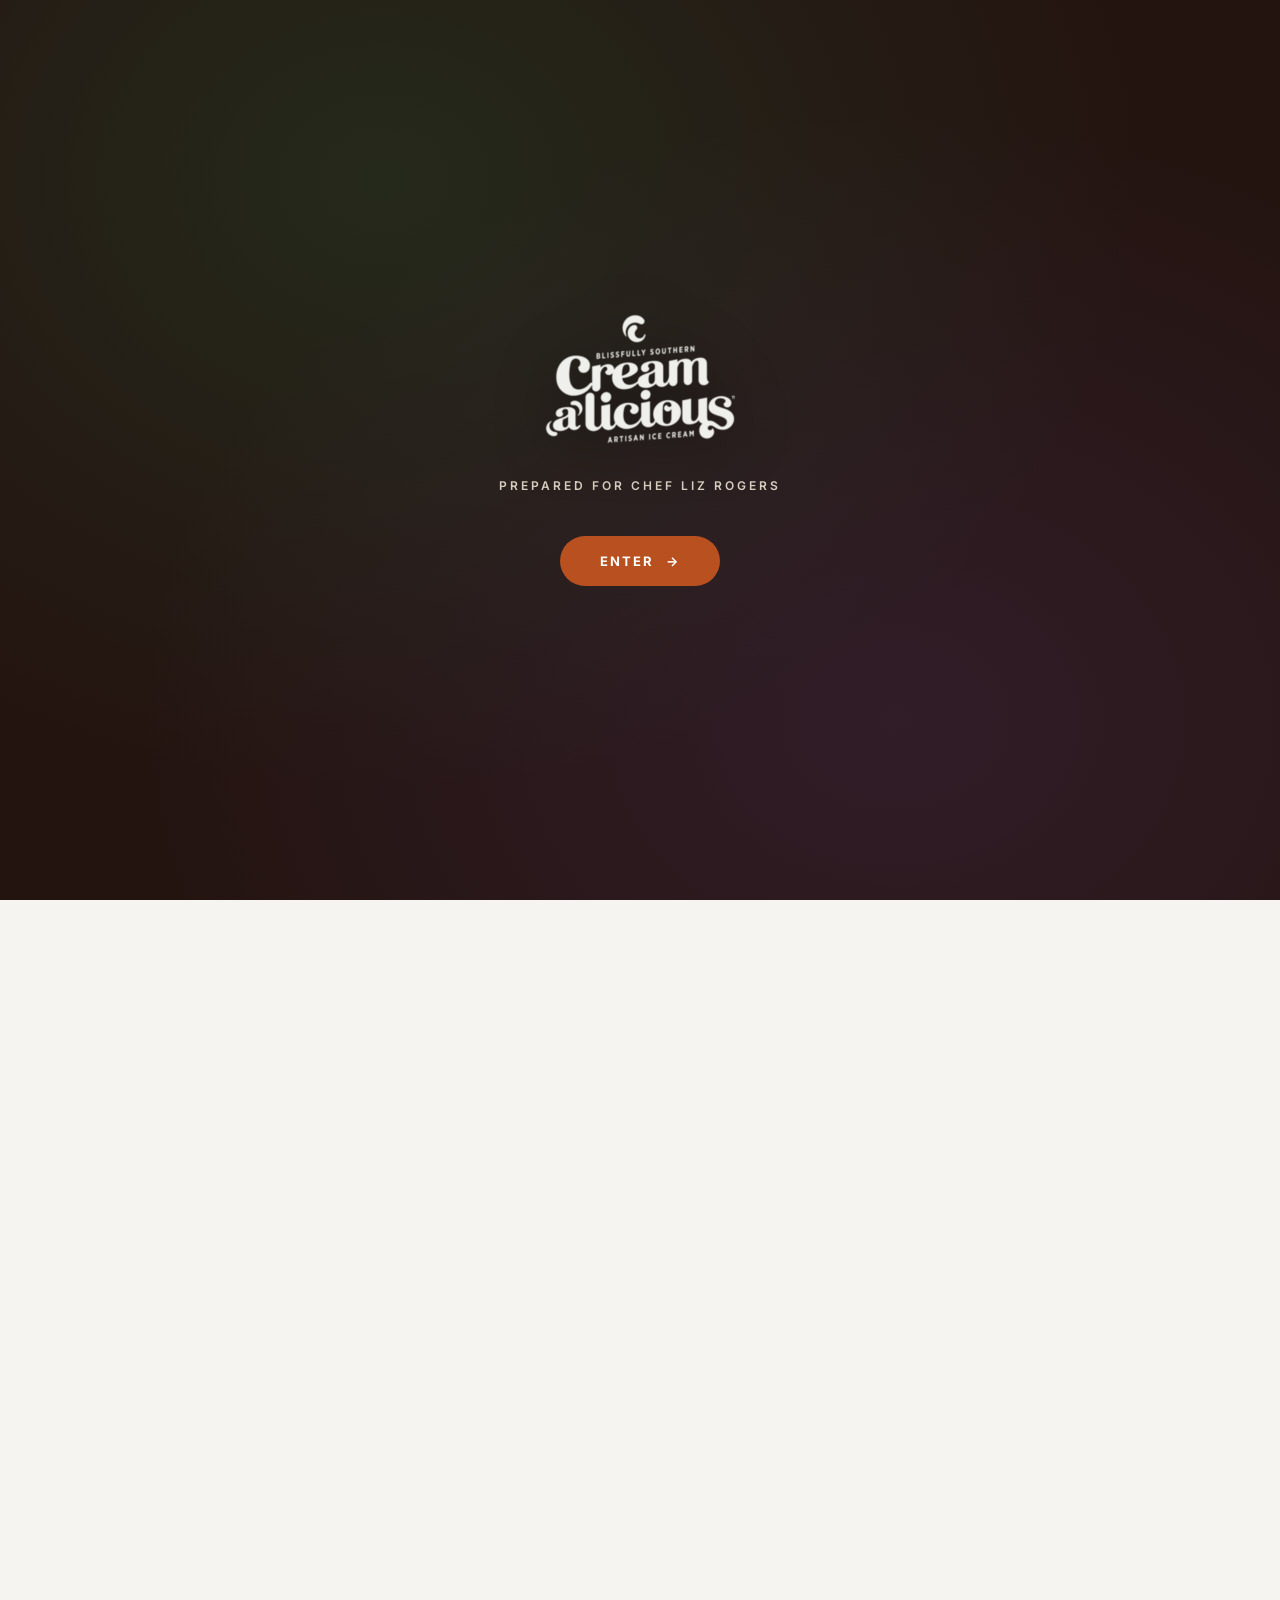
<file: index.html>
<!DOCTYPE html>
<html lang="en">
<head>
  <meta charset="UTF-8" />
  <meta name="viewport" content="width=device-width, initial-scale=1.0" />
  <meta name="robots" content="noindex, nofollow" />
  <title>Creamalicious, next scoop</title>
  <meta property="og:type" content="website" />
  <meta property="og:url" content="https://jacogilliam-ai.github.io/creamalicious-read/" />
  <meta property="og:title" content="Creamalicious, next scoop" />
  <meta property="og:description" content="A private read on socreamalicious.co. Prepared for Chef Liz Rogers." />
  <meta property="og:image" content="https://jacogilliam-ai.github.io/creamalicious-read/images/creamalicious-logo.png" />
  <meta name="twitter:card" content="summary_large_image" />
  <meta name="twitter:title" content="Creamalicious, next scoop" />
  <meta name="twitter:description" content="A private read on socreamalicious.co. Prepared for Chef Liz Rogers." />
  <meta name="twitter:image" content="https://jacogilliam-ai.github.io/creamalicious-read/images/creamalicious-logo.png" />
  <link rel="preconnect" href="https://fonts.googleapis.com" />
  <link rel="preconnect" href="https://fonts.gstatic.com" crossorigin />
  <link href="https://fonts.googleapis.com/css2?family=Fraunces:opsz,wght@9..144,400;9..144,500;9..144,600;9..144,700&family=Inter:wght@400;500;600;700&display=swap" rel="stylesheet" />
  <link rel="stylesheet" href="styles.css?v=12" />
</head>
<body>

  <!-- INTRO SPLASH -->
  <div id="gate" class="gate">
    <div class="gate-inner">
      <img src="images/creamalicious-logo.png" alt="Creamalicious" class="gate-logo" />
      <p class="gate-eyebrow">Prepared for Chef Liz Rogers</p>
      <button id="gate-enter" class="gate-enter" type="button">Enter<span class="gate-enter-arrow" aria-hidden="true">→</span></button>
    </div>
  </div>

  <!-- MAIN CONTENT -->
  <main id="site" class="site hidden" aria-hidden="true">

    <!-- NAV -->
    <nav class="nav">
      <img src="images/creamalicious-logo.png" alt="Creamalicious" class="nav-logo" />
      <div class="nav-links">
        <a href="#plan">The Plan</a>
        <a href="#how">How We'd Work</a>
        <a href="#ask">The Ask</a>
      </div>
    </nav>

    <!-- HERO -->
    <section class="hero">
      <div class="hero-bg hero-bg-solid"></div>
      <div class="hero-overlay"></div>
      <div class="hero-inner">
        <p class="hero-eyebrow">Prepared for Chef Liz Rogers</p>
        <h1 class="hero-title">Creamalicious,<br /><em>next scoop.</em></h1>
        <p class="hero-sub">The credentials are Emmy tier. Every pint is chef-inspired. The digital foundation should match.</p>
        <div class="hero-cta">
          <a href="#plan" class="btn">See the plan</a>
        </div>
      </div>
    </section>

    <!-- TL;DR -->
    <section id="tldr" class="section section-cream">
      <div class="container container-narrow">
        <p class="eyebrow">In one look</p>
        <div class="tldr-grid">
          <div class="tldr-row">
            <p class="tldr-label">The work</p>
            <p class="tldr-value">Move your website to Shopify (the platform Van Leeuwen and Salt & Straw use). Set up automated emails that welcome new customers and follow up after they buy. Redo your product imagery so no more fake text on the labels. Everything ready to hand off to your team at the end.</p>
          </div>
          <div class="tldr-row">
            <p class="tldr-label">The scope</p>
            <p class="tldr-value">Two-month sprint. $12,000 flat fee, no ongoing retainer.</p>
          </div>
          <div class="tldr-row">
            <p class="tldr-label">Who's writing</p>
            <p class="tldr-value">Jacob Gilliam, founder of Aurean (sterling silver DTC brand launched at aurean.shop this quarter). Built solo, end to end.</p>
          </div>
          <div class="tldr-row">
            <p class="tldr-label">The ask</p>
            <p class="tldr-value">Fifteen minutes on a call.</p>
          </div>
        </div>
      </div>
    </section>

    <!-- THE READ (combined founder + brand) -->
    <section class="section section-forest">
      <div class="container container-narrow center-head">
        <p class="eyebrow eyebrow-light">The read</p>
        <h2 class="display-1 display-light">Emmy tier brand. Chef Liz is the story. The site should reflect both.</h2>
        <p class="body-lg body-light">Emmy sponsor. Forbes. Oprah. Today Show. Essence. Black Enterprise. Target and Walmart distribution. Every credential Creamalicious has built as a brand is real, and it's the kind of foundation most DTC food brands never touch. Four generations of Southern recipes. One of the first nationally distributed ice cream brands founded by an African American woman. That story is the strongest human asset the brand has.</p>
        <p class="body-lg body-light">Right now the site tells the story once on the About page. Every other surface (Instagram, product pages, homepage imagery) features other people or AI-generated content. The founder is the least visible person in her own brand.</p>
        <p class="body-lg body-light">Every DTC food brand that grows past retail placement puts the founder at the center of every scroll. What the sixty days build is the digital infrastructure to do that. And underneath it, the right platform to build it on.</p>
      </div>
    </section>

    <!-- SITE READ -->
    <section class="section section-cream">
      <div class="container center-head">
        <p class="eyebrow">The site read</p>
        <h2 class="display-1">Four things I'd fix first.</h2>
        <p class="lead">Looked at socreamalicious.co from an outside perspective. Four things that would move the needle before anything on the plan below ever ships.</p>
      </div>

      <div class="audit-list">
        <article class="audit-item">
          <p class="audit-num">01</p>
          <div class="audit-body">
            <h3>You have two shop pages. One of them is broken.</h3>
            <p>Visit socreamalicious.co/shop/ and the page is a wall of code that never got fixed. Someone worked around it by making a new page at socreamalicious.co/shop-7/ that actually works and shows your products. The "7" in the URL tells me people have tried six times to get the shop page working. Meanwhile the broken one is still live for anyone who lands on it.</p>
          </div>
        </article>

        <article class="audit-item">
          <p class="audit-num">02</p>
          <div class="audit-body">
            <h3>Your product photos have fake text on the labels.</h3>
            <p>Every pint image on your homepage was generated by AI (Google's Whisk tool). AI has trouble drawing readable text on labels, so your pints display things like "CHEF INBOSPIREB," "CUSF INEPIRED," "ARTIEER ICE CREAM," and "ARTIEAN ICE CROAM" instead of the real product copy. Real pints don't say that. For a $9.99 chef-inspired brand, having product mockups with fake text on the labels quietly undercuts the whole positioning.</p>
          </div>
        </article>

        <article class="audit-item">
          <p class="audit-num">03</p>
          <div class="audit-body">
            <h3>There's no cart button on your site.</h3>
            <p>Even after finding a real product page and clicking "Add To Cart," there's no cart icon anywhere in your navigation. There's no way for a visitor to see what they've added, no way to review their order, no way to get to checkout. Buying online right now requires the customer to guess the URL of the cart page or to know exactly what they want and click one product at a time. Real revenue leaking every day this stays broken.</p>
          </div>
        </article>

        <article class="audit-item">
          <p class="audit-num">04</p>
          <div class="audit-body">
            <h3>Google doesn't know about your credentials.</h3>
            <p>Emmy sponsor. Forbes feature. Oprah moment. Today Show appearance. Essence and Black Enterprise. Distribution at Target and Walmart. Not one of these has a dedicated page or blog post on your site. Someone Googling "Black-owned ice cream brands," "Emmy Awards ice cream sponsor," "Chef Liz Rogers Creamalicious," or "Southern ice cream brands" finds every website except yours. Six focused blog posts (three in the sixty-day sprint, three in Phase 2) plus a few technical fixes handle 80% of this. Google traffic starts flowing your way.</p>
          </div>
        </article>
      </div>

      <div class="audit-live-test">
        <p class="audit-live-eyebrow"><em>And two things I tested myself.</em></p>
        <h3 class="audit-live-title">I tried to buy a pint. I signed up for your email list. Neither worked.</h3>
        <p class="audit-live-body">Every product I opened is marked "Out of stock" with no purchase option and no restock date. Every "Add to Cart" button just refreshes the page with a URL trick, and there's no visible cart to check what's in it. Then I signed up for your list to get the 10% off code. I got a discount code on the screen ("ilovecreamalicious10") but no email showed up in my inbox. Your signup form is capturing names and phone numbers and emails into your website database, but nothing is being sent to any email tool that would nurture those subscribers into first-time buyers. Every warm lead you're collecting is going straight into a dead-end database.</p>
      </div>

      <div class="audit-more">
        <a href="audit.html" class="btn-audit">Read the full audit<span class="btn-audit-arrow" aria-hidden="true">→</span></a>
        <p class="audit-more-caption">Twenty-five findings across six categories, page by page.</p>
      </div>
    </section>

    <!-- THE PLATFORM QUESTION -->
    <section class="section section-cream-2">
      <div class="container container-narrow center-head">
        <p class="eyebrow">The bigger question</p>
        <h2 class="display-1">You're on the wrong platform.</h2>
        <p class="body-lg">Every problem in the site read above can be fixed on your current setup. But most of them wouldn't happen at all on the platform you should actually be on.</p>
        <p class="body-lg">Here's the honest tradeoff.</p>
      </div>

      <div class="platform-grid">
        <article class="platform-col platform-col-light">
          <p class="platform-kicker">What you have now: WordPress</p>
          <ul>
            <li>WordPress is designed for blogs and content sites. Someone added a shopping cart on top of it later.</li>
            <li>Because it's built out of many separate tools stacked together, the tools can fight each other. That's why your shop page broke: two different page builders got in each other's way and nobody noticed.</li>
            <li>You (or someone on your team) has to manage security updates, credit card safety, and tool conflicts. If any of that gets missed, the site can break or go offline.</li>
            <li>Setting up email automations, product search results, and analytics requires manually installing and configuring many small tools that can break with updates.</li>
          </ul>
        </article>
        <article class="platform-col platform-col-light">
          <p class="platform-kicker">Where a brand at your tier should be: Shopify</p>
          <ul>
            <li>Shopify is designed for online stores from day one. It's what Van Leeuwen, Halo Top, Salt & Straw, and most premium ice cream brands run on.</li>
            <li>Shopify handles all the behind-the-scenes work automatically: security, credit card safety, updates, backups. Nothing to manage on your end.</li>
            <li>Your email tool connects with one click. Google recognizes your products automatically. Your shop page cannot break the way yours currently is because there are no fighting tools underneath.</li>
            <li>Editorial control is just as good as WordPress. You can still publish blog posts, edit pages, add photos, all yourself.</li>
            <li>The problems in the site read cannot happen on Shopify.</li>
          </ul>
        </article>
      </div>

      <div class="container container-narrow center-head" style="margin-top: 48px;">
        <p class="body-lg">My recommendation: move Creamalicious to Shopify. Sixty days, one flat fee, everything delivered and handed off to your team at the end. Better foundation than fixing what's there piece by piece.</p>
        <p class="body-lg" style="margin-top: 24px; font-size: 0.95em; color: var(--ink-muted); font-style: italic;">If you'd rather stay where you are, the plan adapts. Same sixty days, same price, different scope. That decision is the first thing we'd talk through on a call.</p>
      </div>
    </section>

    <!-- 60-DAY SPRINT -->
    <section id="plan" class="section section-forest">
      <div class="container center-head">
        <p class="eyebrow eyebrow-light">The 60 days</p>
        <h2 class="display-1 display-light">Three phases. Sixty days. Everything delivered.</h2>
        <p class="lead body-light">Weeks 1-2 is setup. Weeks 3-5 is build. Weeks 6-8 is launch and hand off.</p>
        <p class="body-lg body-light" style="max-width: 62ch; margin: 20px auto 0; font-style: italic; color: rgba(250,248,228,0.75);">All the building happens on a private practice store. Your current live website keeps running exactly as it is until we're ready to switch it over. Your customers won't see anything change until launch day. Tap any item for the detail.</p>
      </div>

      <div class="plan-grid">
        <article class="plan-month">
          <p class="plan-label">Weeks 1-2</p>
          <p class="plan-title">Setup.</p>
          <div class="plan-details">
            <details class="plan-detail">
              <summary>Set up a private practice version of the new Shopify store</summary>
              <p class="plan-detail-body">All the building happens on a Shopify practice store nobody can see except us. Your current live website keeps running exactly as it is. Nothing your customers see changes until launch day. Think of it as building the new store next door to the one you're operating out of.</p>
            </details>
            <details class="plan-detail">
              <summary>Set up the automated email tool and connect it to the new store</summary>
              <p class="plan-detail-body">Klaviyo is the email tool most premium DTC brands use. It sends welcome emails to new signups, order confirmations after purchases, reminders about items in cart, and follow-ups after delivery. All automatic. Connects to your new store in about two clicks. Also gets the sending set up so emails come from hello@yourdomain and don't land in spam.</p>
            </details>
            <details class="plan-detail">
              <summary>Install the tools that count who visits your site</summary>
              <p class="plan-detail-body">Right now your site is a black box. No way to know how many people visit, where they came from, what they clicked, what they bought. I install the tools (Google Analytics, Meta's tracking pixel) that count everything so every future decision is based on real numbers, and so you can retarget visitors with Instagram ads later if you want to.</p>
            </details>
            <details class="plan-detail">
              <summary>Snapshot the current site's numbers before we change anything</summary>
              <p class="plan-detail-body">Before we move anything, I write down where things stand today: email list size (if any), how many people are buying, where traffic comes from. That becomes the "before" picture. At the end of the sixty days, we compare directly to prove the new site moved the numbers in the right direction.</p>
            </details>
            <details class="plan-detail">
              <summary>Review every pint and every page to prep for the move</summary>
              <p class="plan-detail-body">Every flavor's page reviewed: description, image, price, ingredients, category. Cleanup opportunities flagged (like the products still labeled "COMING SOON JUNE 2026" past that date). Then every other page on the current site cataloged so nothing gets lost when we switch.</p>
            </details>
            <details class="plan-detail">
              <summary>Plan the product imagery refresh</summary>
              <p class="plan-detail-body">The current pint photos have fake AI-generated text on the labels ("CHEF INBOSPIREB" and similar). Those have to go. I redo the imagery using better tools and cleaner post-processing so every pint on the site shows accurate labels and clean visuals. No fake text anywhere. If Creamalicious already has real photography from press features or the Emmy sponsorship, we use that instead.</p>
            </details>
            <details class="plan-detail">
              <summary>Pick and customize a Shopify template</summary>
              <p class="plan-detail-body">Start from a Shopify template (some free, some a one-time $200-$400 purchase) that fits Creamalicious's warm chef-inspired look. Not custom-built from scratch. Faster to launch, cheaper to iterate, and easier for your team to maintain later.</p>
            </details>
          </div>
        </article>
        <article class="plan-month">
          <p class="plan-label">Weeks 3-5</p>
          <p class="plan-title">Build and fill.</p>
          <div class="plan-details">
            <details class="plan-detail">
              <summary>Full site design built out on the new Shopify store</summary>
              <p class="plan-detail-body">Every page designed and built in the new Shopify store: home, Our Story, all product pages, blog structure, contact, shipping, store locator. Consistent brand voice, warm palette, chef-inspired imagery. Mobile-first (most people who buy food online do it from their phone).</p>
            </details>
            <details class="plan-detail">
              <summary>All your flavors moved over with the search-engine code built in</summary>
              <p class="plan-detail-body">Every flavor gets a full product page: name, description, ingredients, size, allergens, refreshed images. Behind the scenes, Shopify automatically adds the invisible code that lets Google Shopping show your pints in search results, and lets ChatGPT and other AI answer engines cite Creamalicious as a source.</p>
            </details>
            <details class="plan-detail">
              <summary>Swap the broken AI images for refreshed ones</summary>
              <p class="plan-detail-body">Every product page, every homepage image, every link preview when someone shares a Creamalicious URL, all get refreshed imagery with accurate labels. No more "CHEF INBOSPIREB" anywhere on any pint. Cleaner visuals, real product names, brand-consistent.</p>
            </details>
            <details class="plan-detail">
              <summary>Write and set up the welcome email series</summary>
              <p class="plan-detail-body">When someone signs up for your email list, a series of automated emails goes out over the following weeks: brand story from Chef Liz, first-purchase discount code (delivered by email, not just shown on the screen), flavor recommendations, soft nudge to try their first pint. All emails written, designed, and tested with fake subscribers before you review and approve.</p>
            </details>
            <details class="plan-detail">
              <summary>Write and set up the after-purchase email series</summary>
              <p class="plan-detail-body">After someone orders, another series of automated emails goes out: order confirmation with brand story, care and storage tips at day 2, flavor pairing idea at day 5, review request at day 14, matching flavor suggestion at day 30. Every touchpoint keeps Creamalicious in their kitchen and drives the second purchase.</p>
            </details>
            <details class="plan-detail">
              <summary>Add the preview text and images for shared links</summary>
              <p class="plan-detail-body">Right now when someone shares a Creamalicious link on iMessage, WhatsApp, Instagram Stories, LinkedIn, or Facebook, the preview is just a URL with no photo or headline. I add the preview text and images so every shared link shows a real Creamalicious pint and headline that makes people want to click.</p>
            </details>
            <details class="plan-detail">
              <summary>Move all your non-product pages over</summary>
              <p class="plan-detail-body">Our Story, About, Contact, shipping info, all rebuilt cleanly in the new Shopify store. Chef Liz's founder story gets the anchor treatment it deserves. Shipping and returns policies in one clear place instead of scattered.</p>
            </details>
            <details class="plan-detail">
              <summary>Move the store locator over</summary>
              <p class="plan-detail-body">Your existing store finder moves into Shopify. Choice of Shopify's built-in store finder (free) or a paid app for search-by-ZIP with radius filters. Retail buyers looking for a Creamalicious pint at Target or Walmart find the nearest location without leaving your site.</p>
            </details>
            <details class="plan-detail">
              <summary>Set up the blog</summary>
              <p class="plan-detail-body">Blog structure ready for future content. Every post template already includes the invisible search-engine code and social share previews built in, so publishing anything new is one click. The first three posts (Chef Liz story, Emmy Awards story, one flavor origin) will be live by launch. More come in Phase 2.</p>
            </details>
            <details class="plan-detail">
              <summary>Send you a private preview link to review the entire new site</summary>
              <p class="plan-detail-body">A private URL where you and your team can click through every page of the new site before it goes live. Review, give feedback, iterate. Nothing switches until you say go.</p>
            </details>
          </div>
        </article>
        <article class="plan-month">
          <p class="plan-label">Weeks 6-8</p>
          <p class="plan-title">Launch, measure, hand off.</p>
          <div class="plan-details">
            <details class="plan-detail">
              <summary>Flip the switch on launch day</summary>
              <p class="plan-detail-body">On launch day, your website address (socreamalicious.co) now points at the new Shopify store instead of the old one. Downtime measured in minutes, not hours. Old site archived (not deleted) as a fallback in case anything unexpected happens.</p>
            </details>
            <details class="plan-detail">
              <summary>Set up signposts so Google keeps finding your pages</summary>
              <p class="plan-detail-body">Every URL on the old site gets an invisible signpost pointing at the equivalent page on the new site. Google keeps ranking you the same way. Press articles with old links still work. Bookmarks still work. No drop in search rankings after the move.</p>
            </details>
            <details class="plan-detail">
              <summary>Watch the site closely for the first three days</summary>
              <p class="plan-detail-body">Every checkout flow tested. Every form tested. Traffic tracking working. Emails firing correctly. Any launch-day glitch caught and fixed within hours, not days.</p>
            </details>
            <details class="plan-detail">
              <summary>Tell Google about the new site so it starts indexing</summary>
              <p class="plan-detail-body">Submit the new site's map to Google Search Console so Google finds all your pages and starts showing them in search results immediately.</p>
            </details>
            <details class="plan-detail">
              <summary>Publish the first three blog posts</summary>
              <p class="plan-detail-body">Three posts written and live at launch. Post one: Chef Liz Rogers founder story (four generations of Southern recipes, why Creamalicious exists). Post two: the Emmy Awards moment (first Black woman with a nationally distributed ice cream brand sponsoring the Emmys). Post three: one flavor origin story of your choice (Slap Yo' Momma, Aunt Poonie's, Uncle Charles, Granma Gigi, any one). All three anchor to product pages and start earning search traffic on day one. More posts follow in Phase 2.</p>
            </details>
            <details class="plan-detail">
              <summary>Compare the new site's numbers to the baseline</summary>
              <p class="plan-detail-body">How much has conversion moved? How big is the email list now? How much traffic is the blog bringing in? Full comparison report. Not vibes, numbers.</p>
            </details>
            <details class="plan-detail">
              <summary>Deliver plain-English guides for your team</summary>
              <p class="plan-detail-body">Written guides so anyone on your team can update the site, add new flavors, publish blog posts, or send email campaigns without me. Shopify admin guide. Email tool guide. Blog publishing guide. Nothing on the site depends on me being available.</p>
            </details>
            <details class="plan-detail">
              <summary>Talk about what comes next (Phase 2)</summary>
              <p class="plan-detail-body">Three more foundational blog posts (two more flavor origin stories, press wrap covering Forbes/Oprah/Today Show/Essence). Wholesale and retail partners pages. Subscription program for repeat customers. Loyalty program. Paid ads infrastructure if you want to start advertising with the new tracking already installed. Phase 2 is where the retail momentum meets the digital infrastructure at scale.</p>
            </details>
          </div>
        </article>
      </div>
    </section>

    <!-- EMAIL 1 PREVIEW -->
    <section class="section section-cream">
      <div class="container container-narrow center-head">
        <p class="eyebrow">Sneak peek</p>
        <h2 class="display-1">Here's what Email 1 looks like.</h2>
        <p class="lead">The welcome email that fires the moment someone signs up. Ready to build in Klaviyo when we start.</p>
      </div>

      <div class="email-preview">
        <img src="images/welcome-email-1.jpg?v=3" alt="Creamalicious welcome email: Cream a'licious wordmark on cream, Welcome home headline, full-bleed photo of Chef Liz with pints in her kitchen, brick red founder story section with xoxo Chef Liz signature, welcome gift coupon card with 10 percent off code, three founding flavors product row, coming next teaser about the Emmy Awards, chocolate footer with socials and unsubscribe" loading="lazy" width="800" height="3785" />
      </div>
    </section>

    <!-- WHO WRITES WHAT -->
    <section class="section section-cream-2">
      <div class="container container-narrow center-head">
        <p class="eyebrow">Who writes what</p>
        <h2 class="display-1">You focus on the product. I write the copy.</h2>
        <p class="lead">Here's how content actually gets made in the sixty days.</p>
      </div>

      <div class="container container-narrow">
        <ul class="content-list">
          <li>
            <strong>Blog posts:</strong> I write them. Most of the raw material already lives in your existing interviews (Emmys, Forbes, Oprah, Today Show, Essence). I pull from those, send you a short written questionnaire for the personal details that aren't public, then drafts for your review. Total time on your end: under an hour across all three posts.
          </li>
          <li>
            <strong>Emails:</strong> I write them. Welcome flow, post-purchase flow, subject lines, preview text, calls to action. Based on your brand voice. You approve every email before it sends to a real subscriber.
          </li>
          <li>
            <strong>Product descriptions:</strong> I write them. Based on your existing ingredient lists and the story behind each flavor. You approve.
          </li>
          <li>
            <strong>Website copy (About, Story, Contact):</strong> Migrated from your current site. I flag anything that needs polishing. You decide what to edit and what to keep.
          </li>
          <li>
            <strong>What you provide:</strong> Existing brand assets, any past interviews or content, quick approvals on each piece before publish, and the weekly 30-minute call.
          </li>
        </ul>
      </div>
    </section>

    <!-- HOW WE'D WORK TOGETHER -->
    <section id="how" class="section section-cream-2">
      <div class="container center-head">
        <p class="eyebrow">How we'd work together</p>
        <h2 class="display-1">One partnership, one rhythm.</h2>
        <p class="lead">Same routine every week. Here's how.</p>
      </div>

      <div class="together-grid">
        <article class="together-col">
          <p class="together-kicker">The routine</p>
          <ul>
            <li>All the building happens on a private practice store. Nothing goes live until you and your team sign off on the preview.</li>
            <li>Weekly 30-minute call, same day each week.</li>
            <li>Brand review: 48 hours on short items, 3 to 5 days on bigger ones (like a full flavor page or a full email).</li>
            <li>Shared Slack channel for quick questions during the week.</li>
            <li>I handle all the behind-the-scenes technical work. You approve everything visible: brand voice, images, flavor stories, tone.</li>
            <li>Written guides delivered at the end of the sixty days so your team can maintain everything on their own after. No lock-in, no ongoing dependency.</li>
          </ul>
        </article>
        <article class="together-col">
          <p class="together-kicker">What I'd need on Day 1</p>
          <ul>
            <li>An invite to Shopify (I can create the account for you or use one your team sets up).</li>
            <li>Approval to set up the automated email tool (Klaviyo, starts at $20/month, scales up as your list grows).</li>
            <li>The name and contact of whoever manages your website's domain (needed for launch day).</li>
            <li>Access to your current website's admin so I can move products, images, and content over.</li>
            <li>Google Search Console and Google Analytics access (or approval to set them up).</li>
            <li>Your existing product photography library.</li>
            <li>Direct working line with your brand team.</li>
          </ul>
        </article>
        <article class="together-col">
          <p class="together-kicker">What could slow us down</p>
          <ul>
            <li>Brand review pace stacking up.</li>
            <li>Product imagery approach: whether you have existing shoots that work, or we redo the imagery from scratch.</li>
            <li>Timing for the launch day switch.</li>
            <li>Access to your current site's admin for the migration.</li>
          </ul>
          <p class="together-note">Weekly call catches all of it early.</p>
        </article>
      </div>
    </section>

    <!-- THE ASK -->
    <section id="ask" class="section section-cream section-final">
      <div class="container container-narrow">
        <p class="eyebrow">The ask</p>
        <h2 class="display-1">Let's talk when you're ready.</h2>
        <p class="body-lg">Chef Liz, I first came across Creamalicious a few weeks ago through some folks doing content for the brand at a Walmart in Cincinnati, Ohio. Since then I've been following what you're building. The story is real, the credentials are real, and the retail placement puts you where most DTC food brands never reach.</p>
        <p class="body-lg">In the meantime I built <a href="https://aurean.shop" target="_blank" rel="noopener">Aurean</a>, a sterling silver brand I launched this quarter at aurean.shop. Ran it solo: manufacturing, fulfillment, marketing, site, support. It's early. The value isn't the scale, it's that I built every piece and I know exactly what runs and where it breaks.</p>

        <figure class="ask-proof">
          <img src="images/aurean-rings.jpg" alt="Aurean rings, a sterling silver brand built by Jacob Gilliam" loading="lazy" width="800" height="1200" />
          <figcaption>Aurean. Built solo, live this quarter.</figcaption>
        </figure>

        <p class="body-lg">That's the operator I'd bring to Creamalicious.</p>
        <p class="body-lg">A two-month sprint. Move the site to Shopify, refresh the product imagery, install the tracking tools, set up the automated email series, publish the first three blog posts, hand it all off to your team with written guides. Clean start-to-finish project with a real end date. If any of this sounds right, I'd take fifteen minutes on a call to walk through it.</p>

        <div class="ask-offer">
          <p class="ask-offer-eyebrow">The offer</p>
          <p class="ask-offer-price">$12,000 flat fee. Two-month sprint.</p>
          <ul class="ask-offer-list">
            <li>Two payments: $6,000 at kickoff, $6,000 at launch.</li>
            <li>Delivered in 60 days from kickoff.</li>
            <li>Everything handed off to your team at the end. No ongoing retainer, no lock-in.</li>
          </ul>
        </div>

        <div class="ask-close">
          <p class="ask-close-line">Text or call me back whenever. I'll make the time.</p>
          <p class="ask-contact">
            <a href="mailto:jacogilliam@gmail.com">jacogilliam@gmail.com</a>
            <span class="ask-contact-sep" aria-hidden="true">·</span>
            <a href="tel:+18123433262">(812) 343-3262</a>
          </p>
        </div>
      </div>
    </section>

    <!-- FOOTER -->
    <footer class="footer">
      <p>Prepared privately for Chef Liz Rogers.</p>
      <p>Creamalicious, next scoop. By Jacob Gilliam. July 2026.</p>
      <p class="footer-fine">All brand imagery, trademarks, and product names are property of Creamalicious / Lumo Ice Cream Company. Used here for private discussion only. Not for public distribution.</p>
    </footer>

  </main>

  <script src="main.js?v=12"></script>
</body>
</html>
</file>
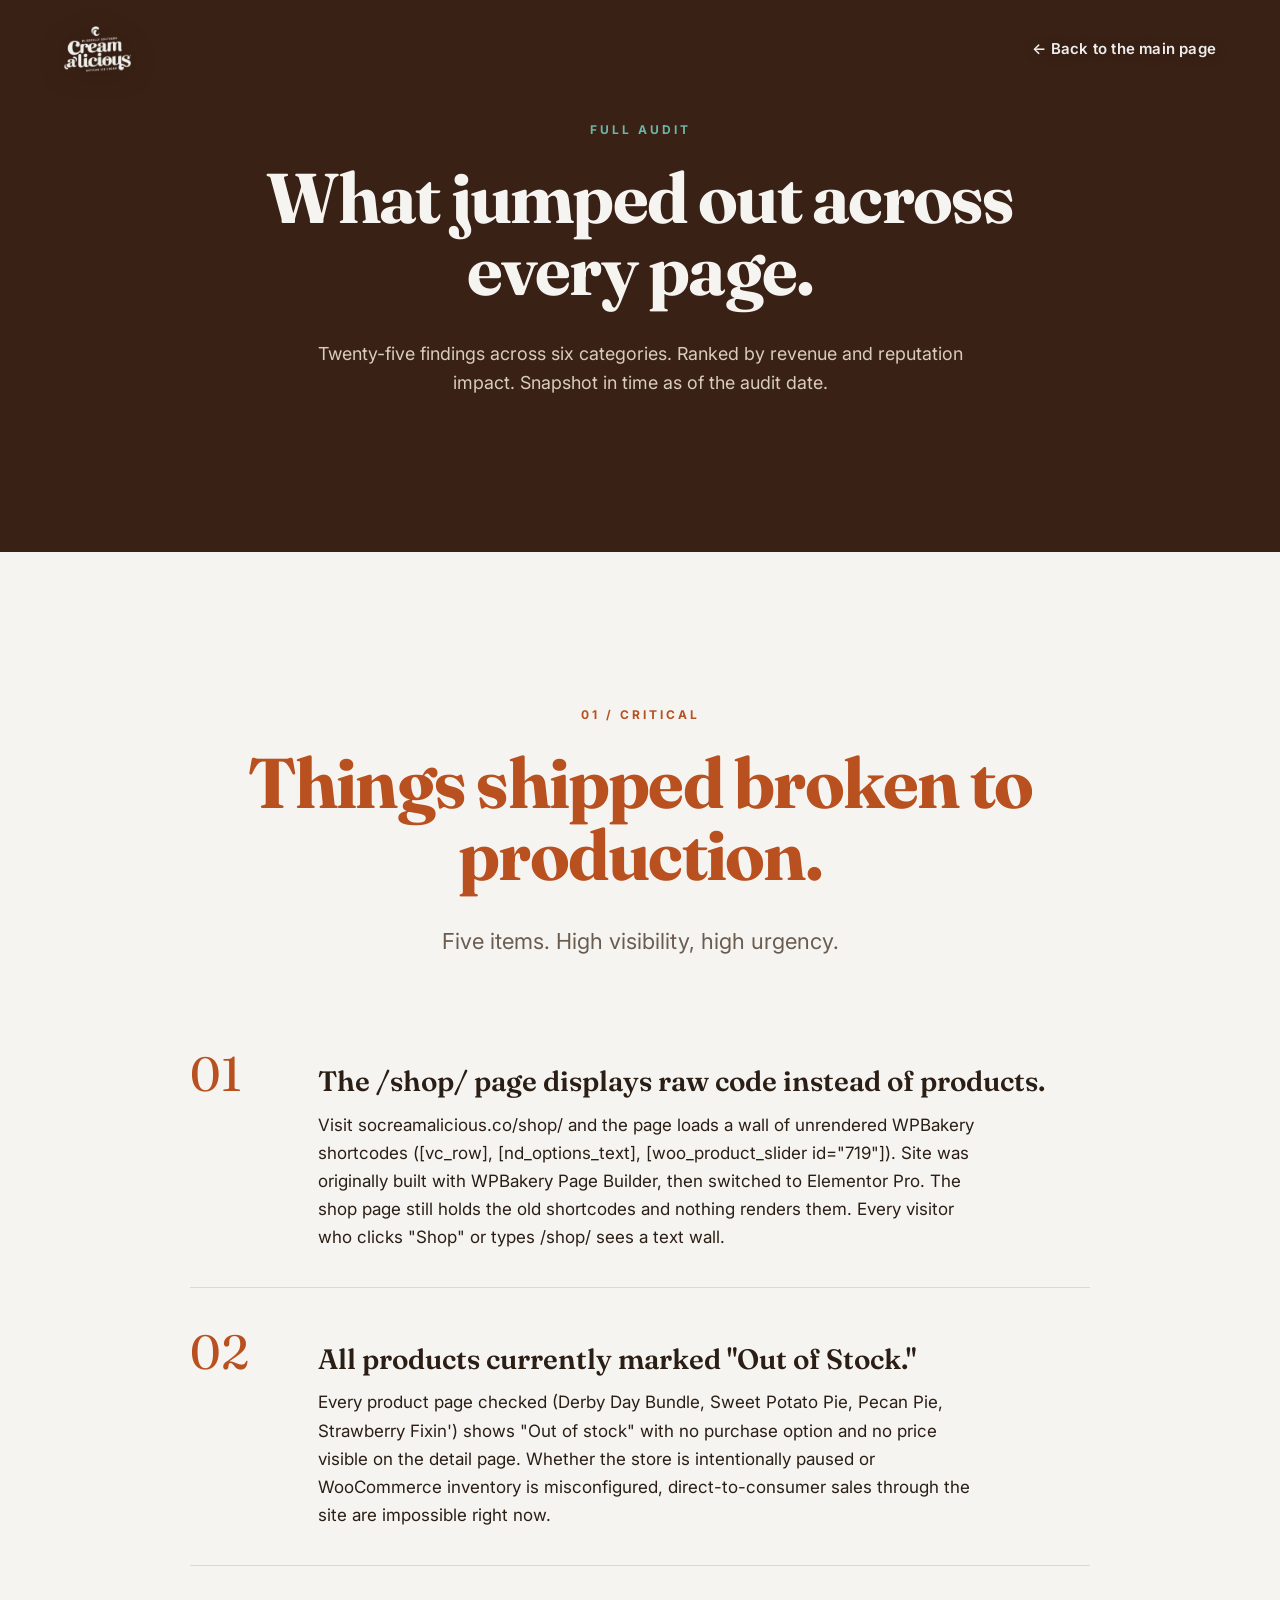
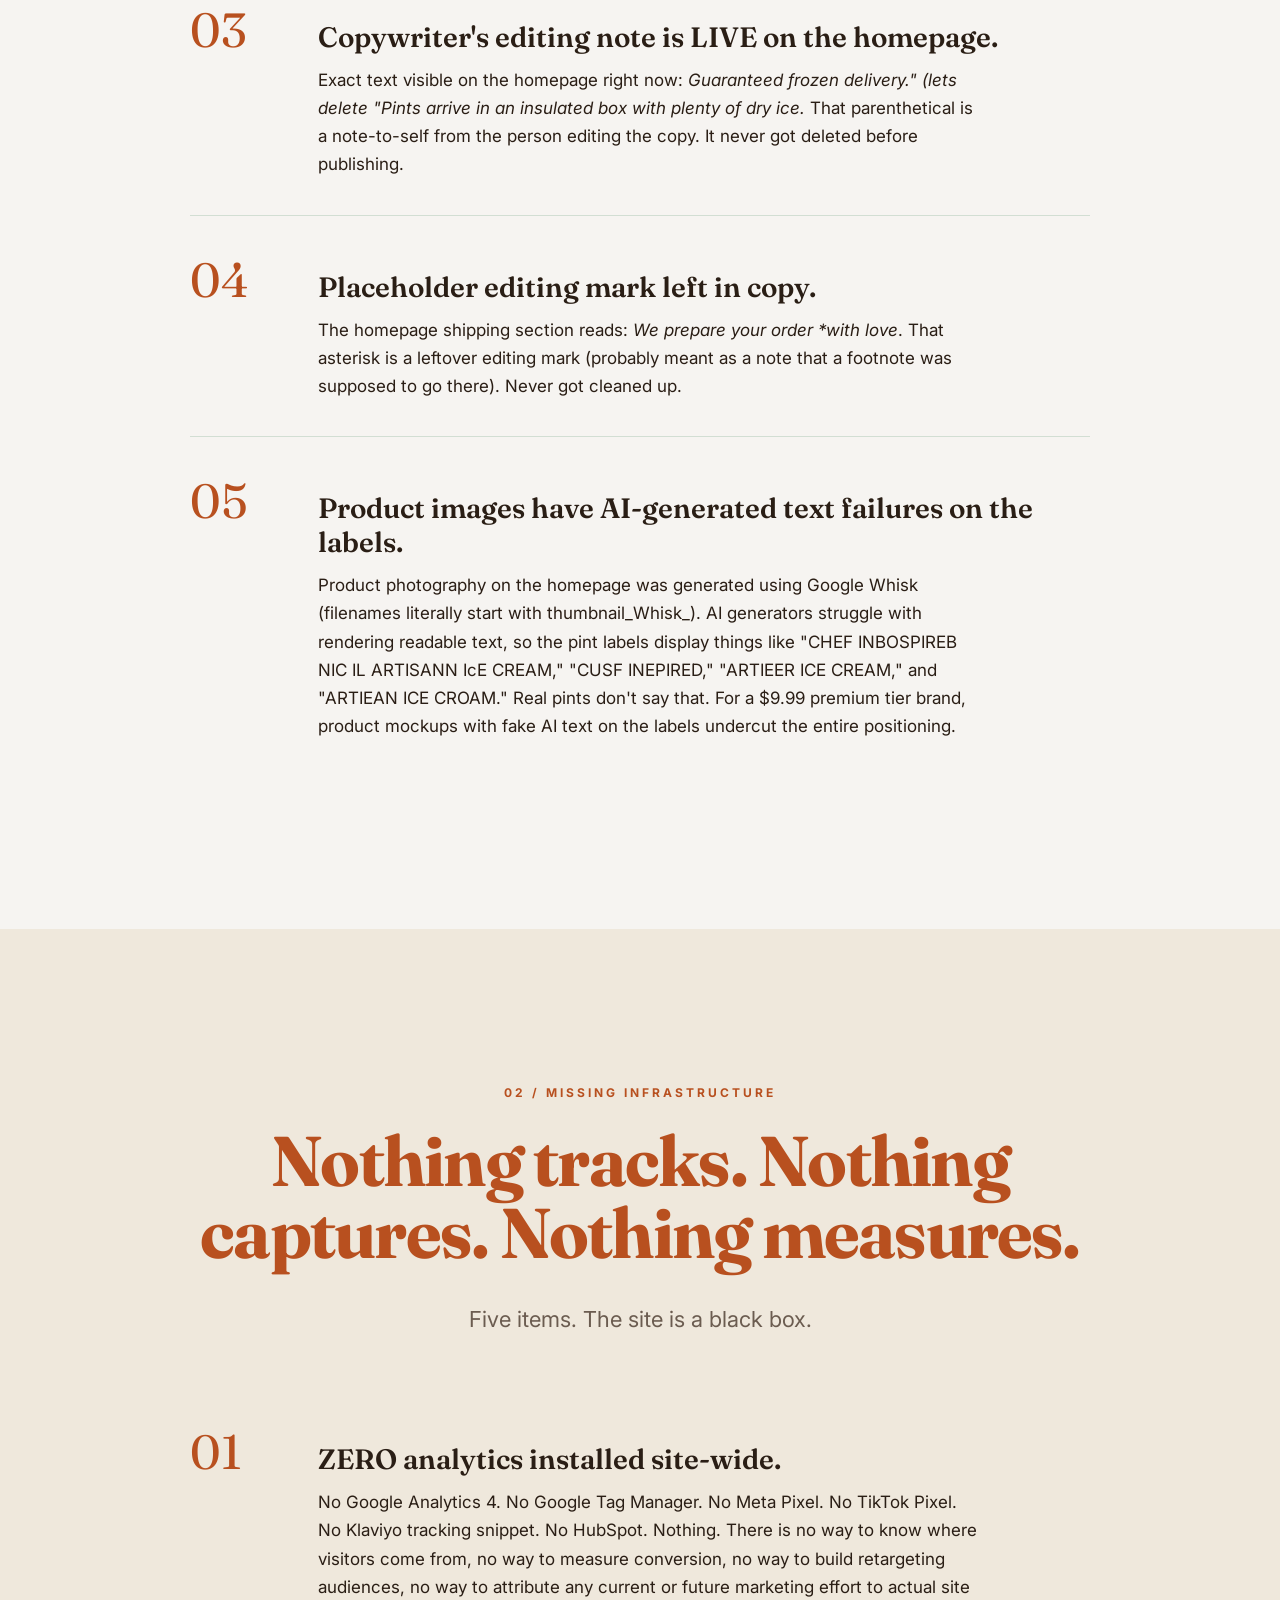
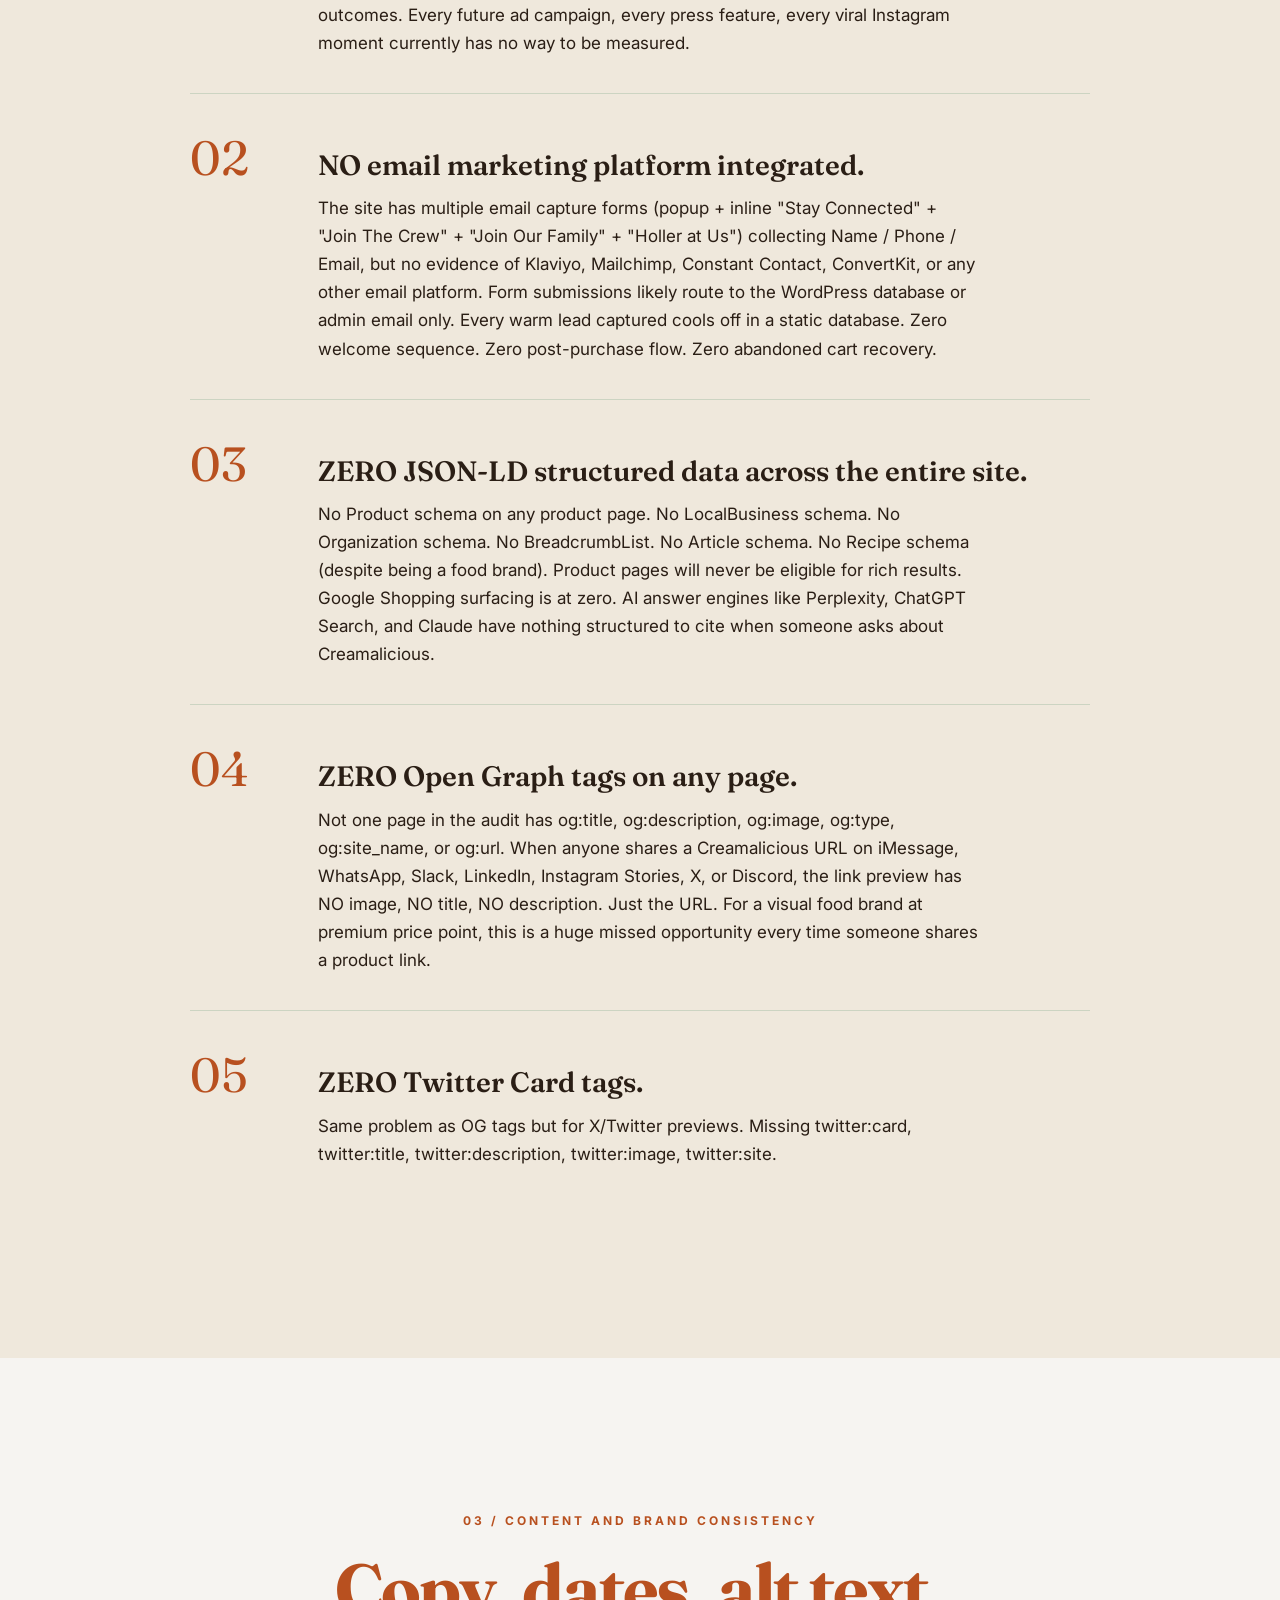
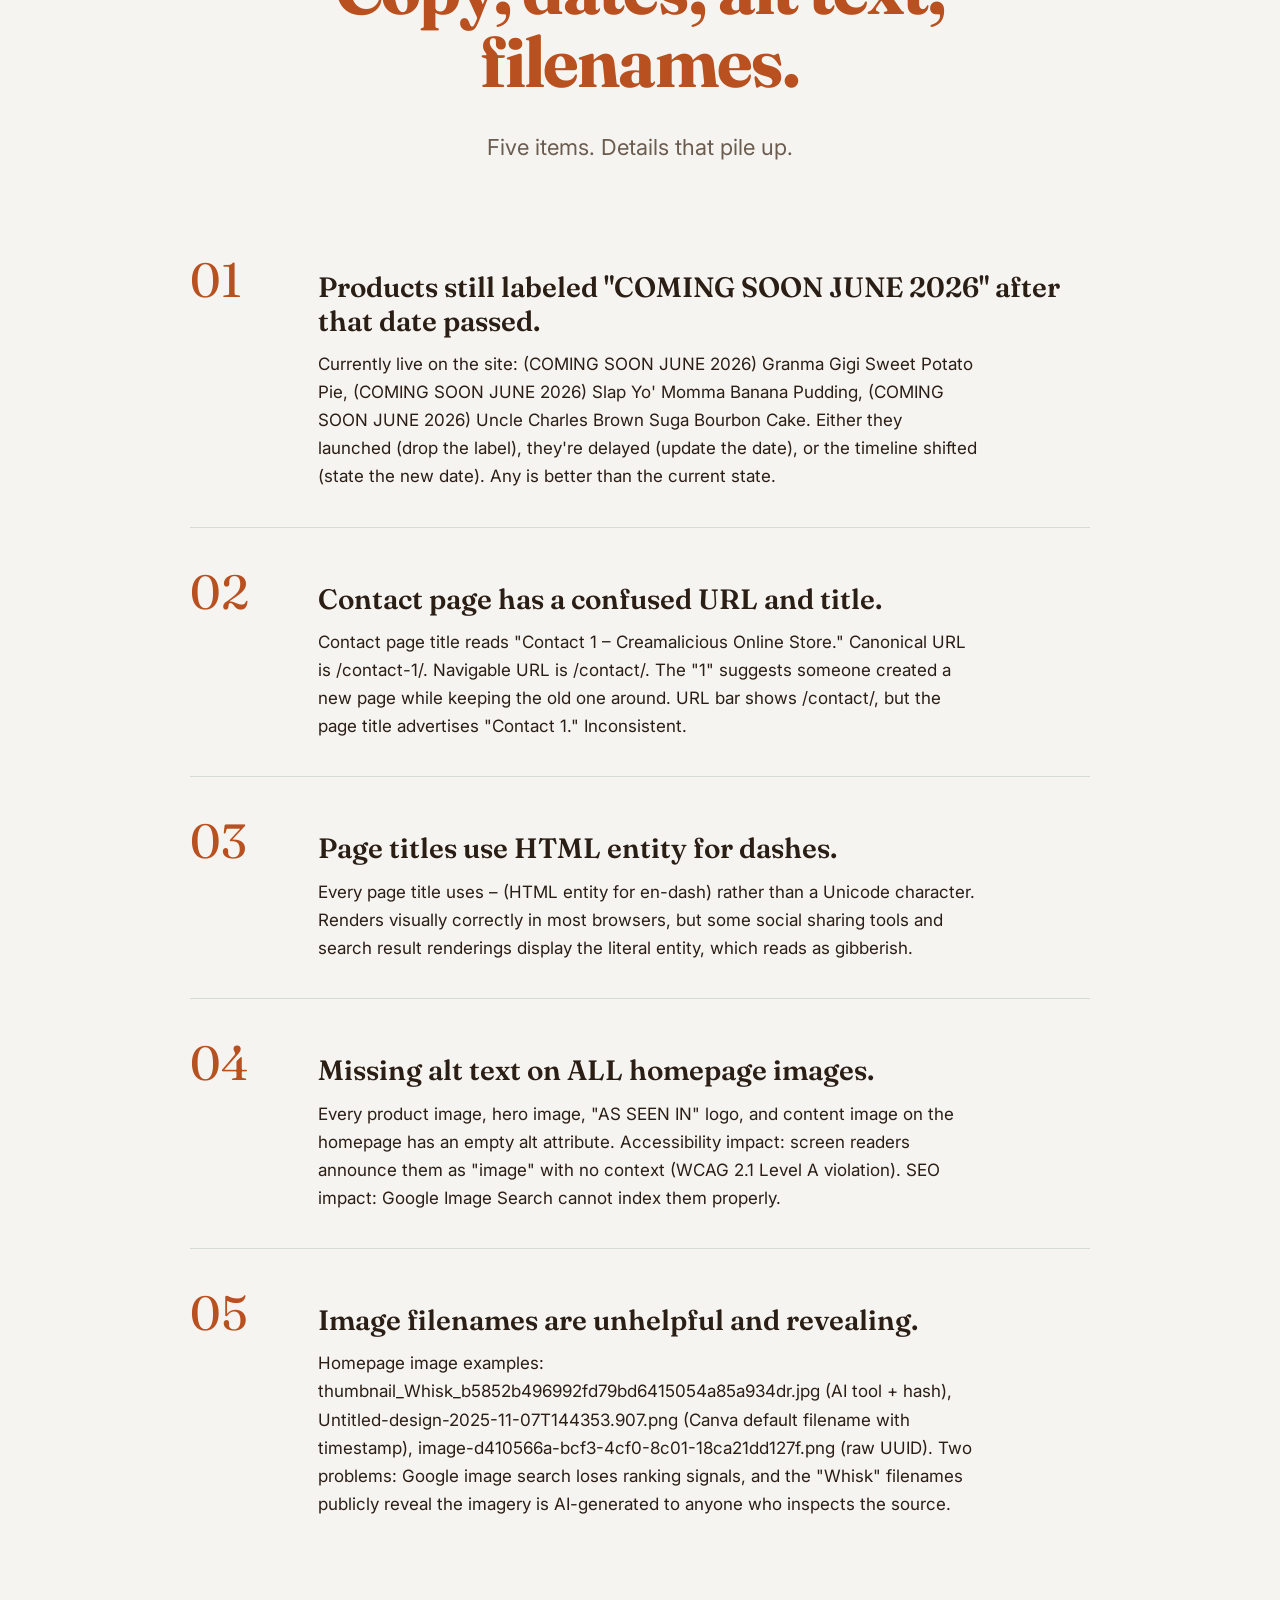
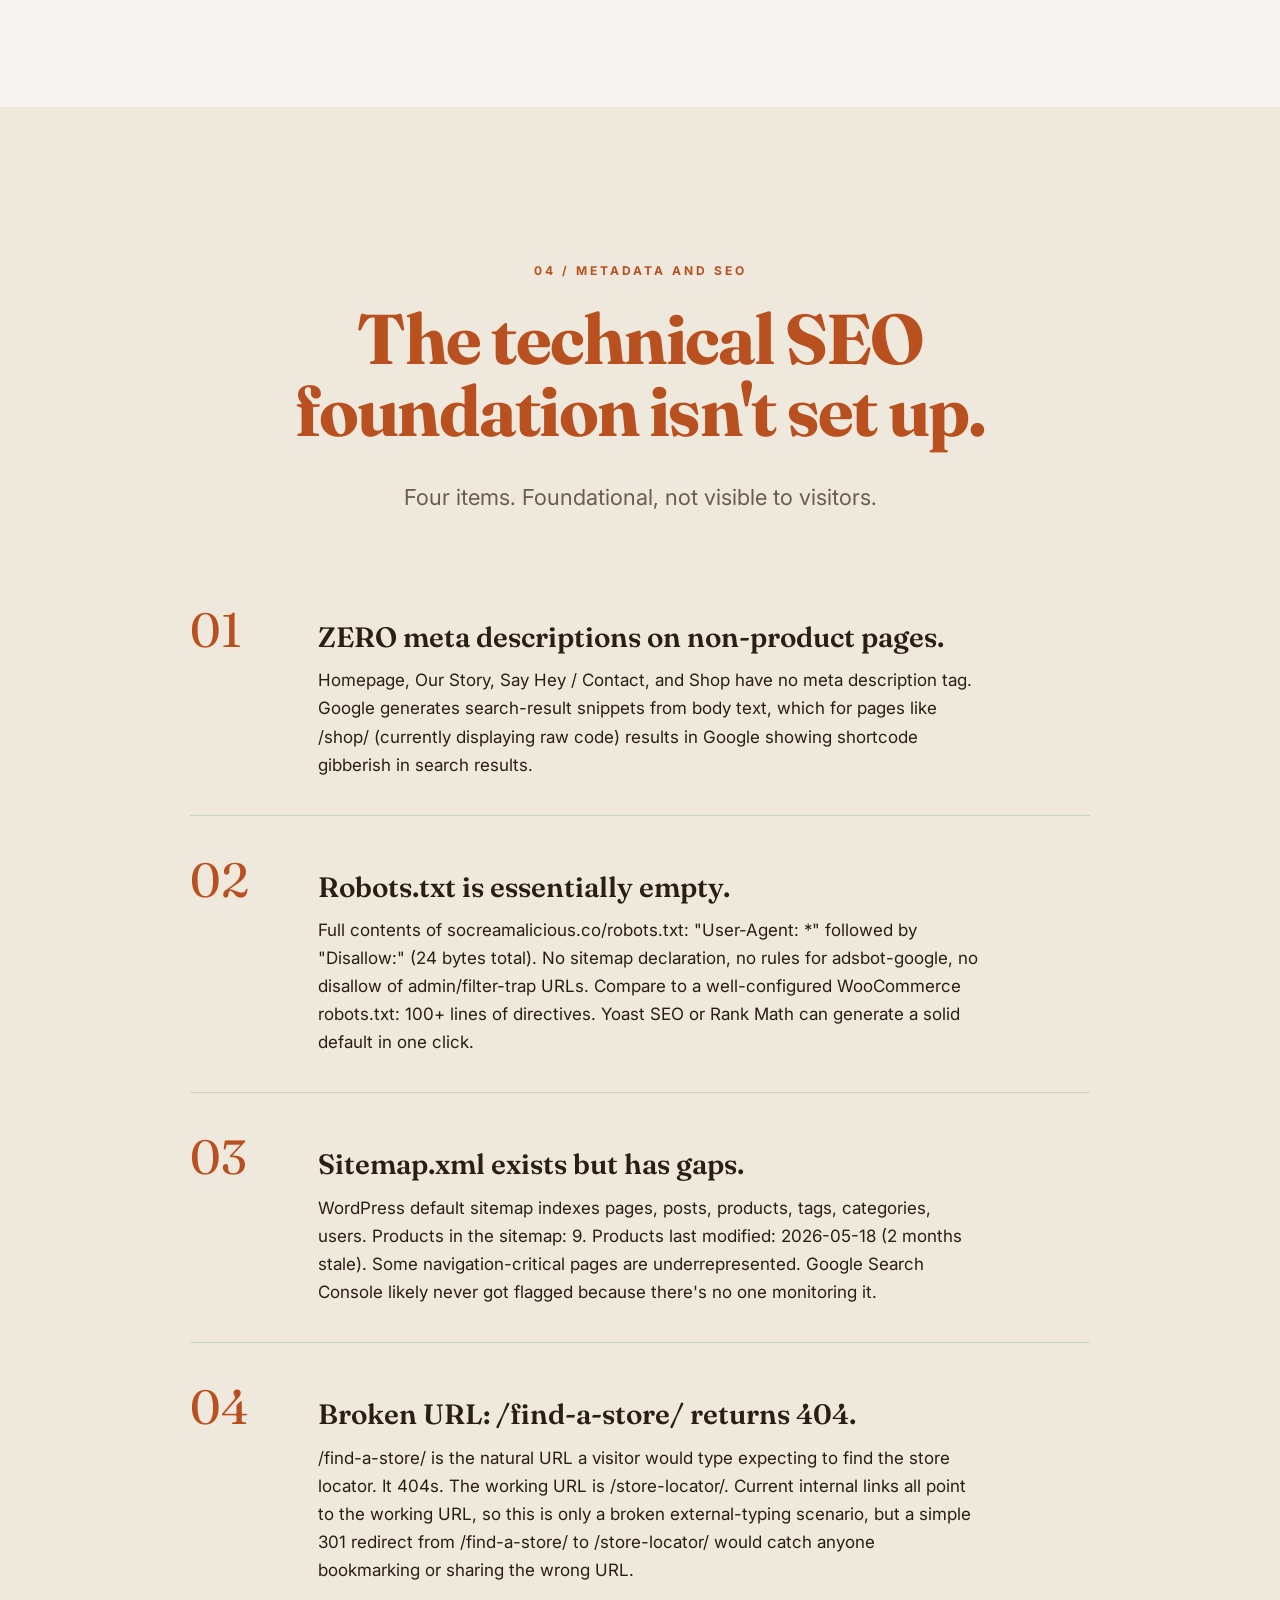
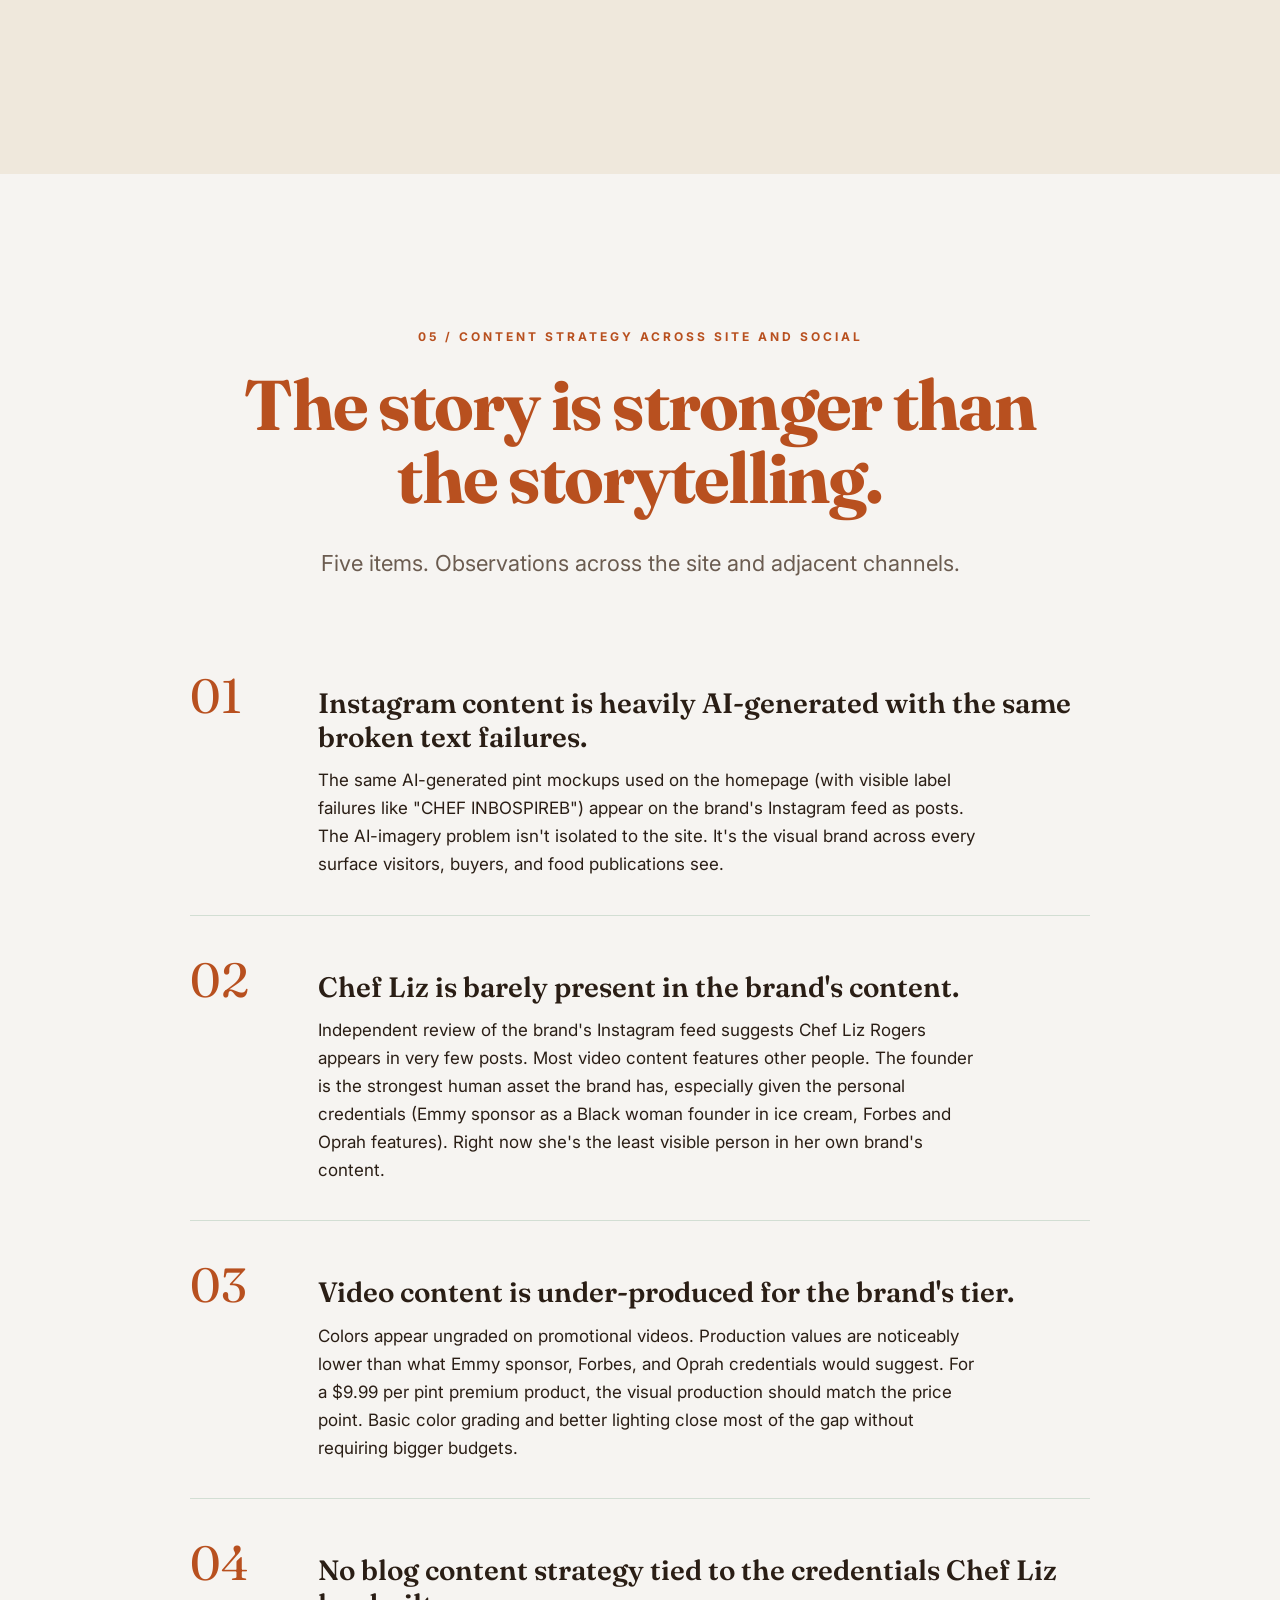
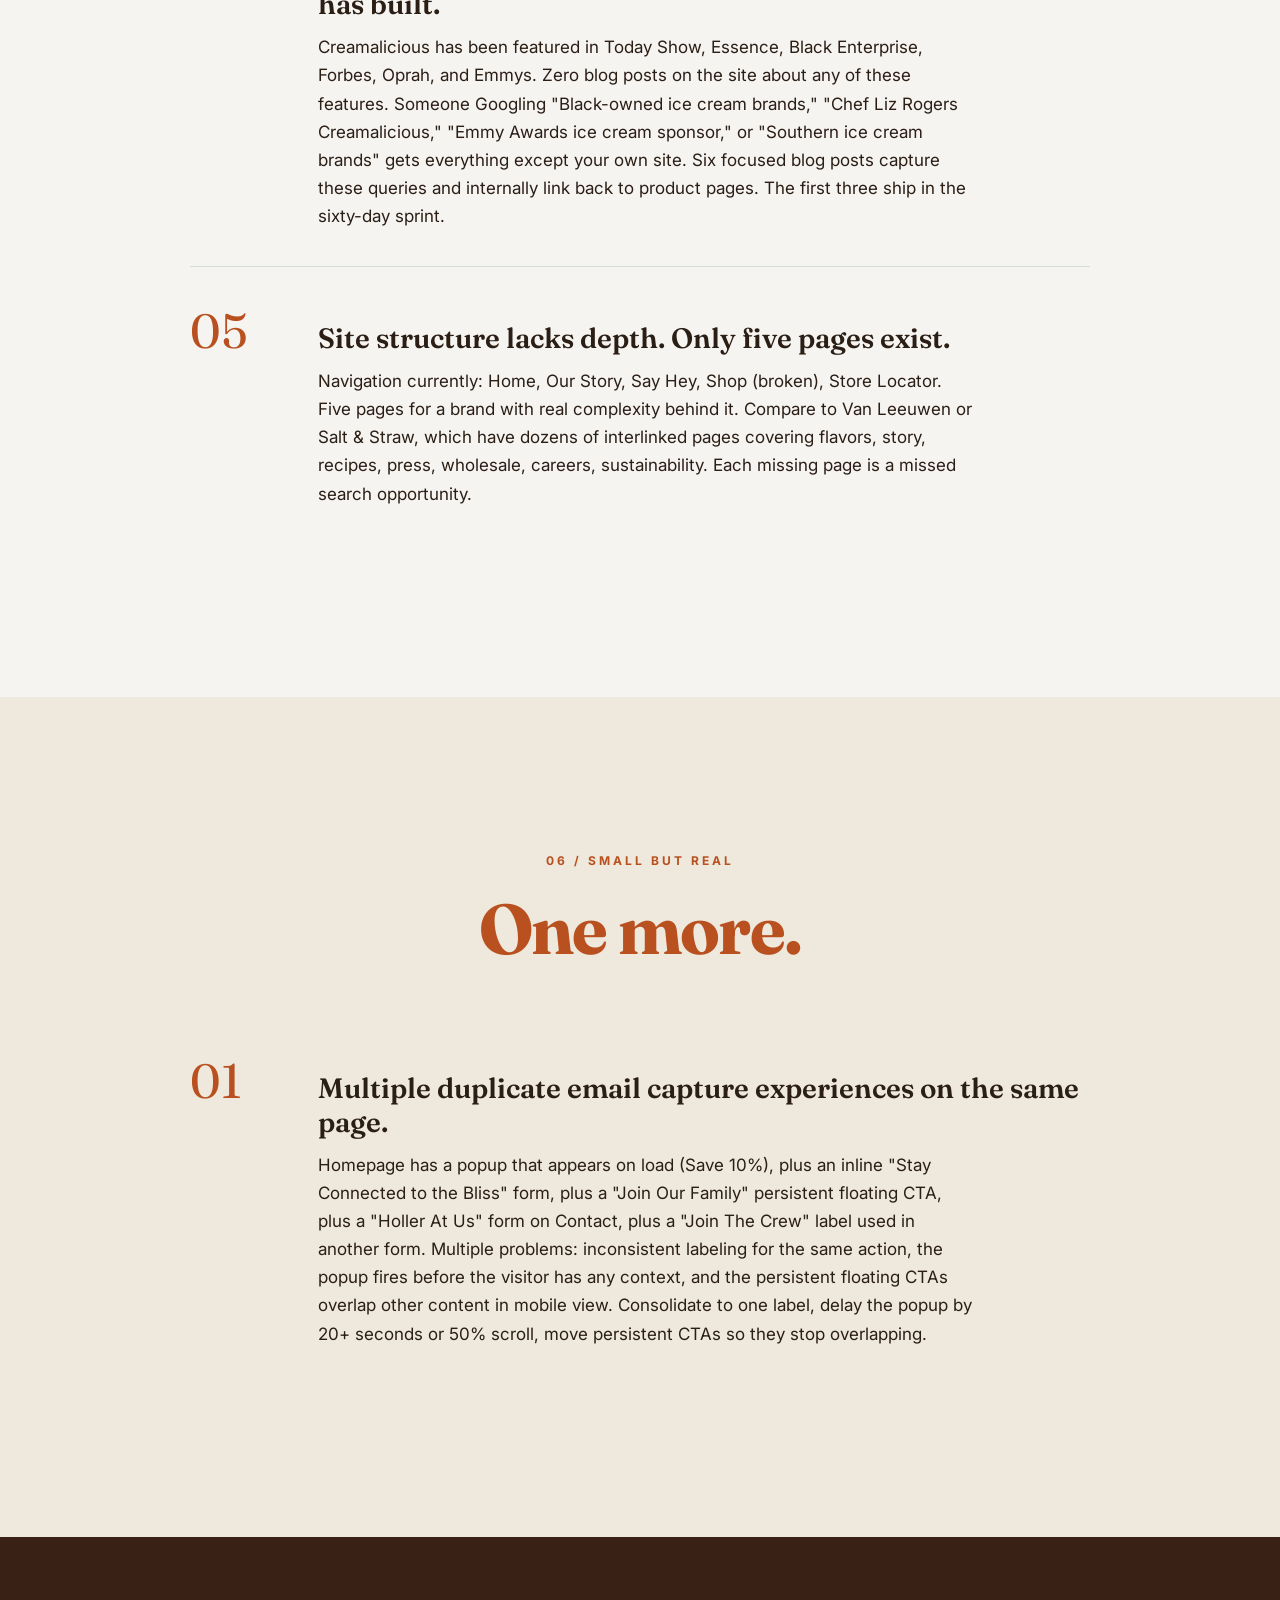
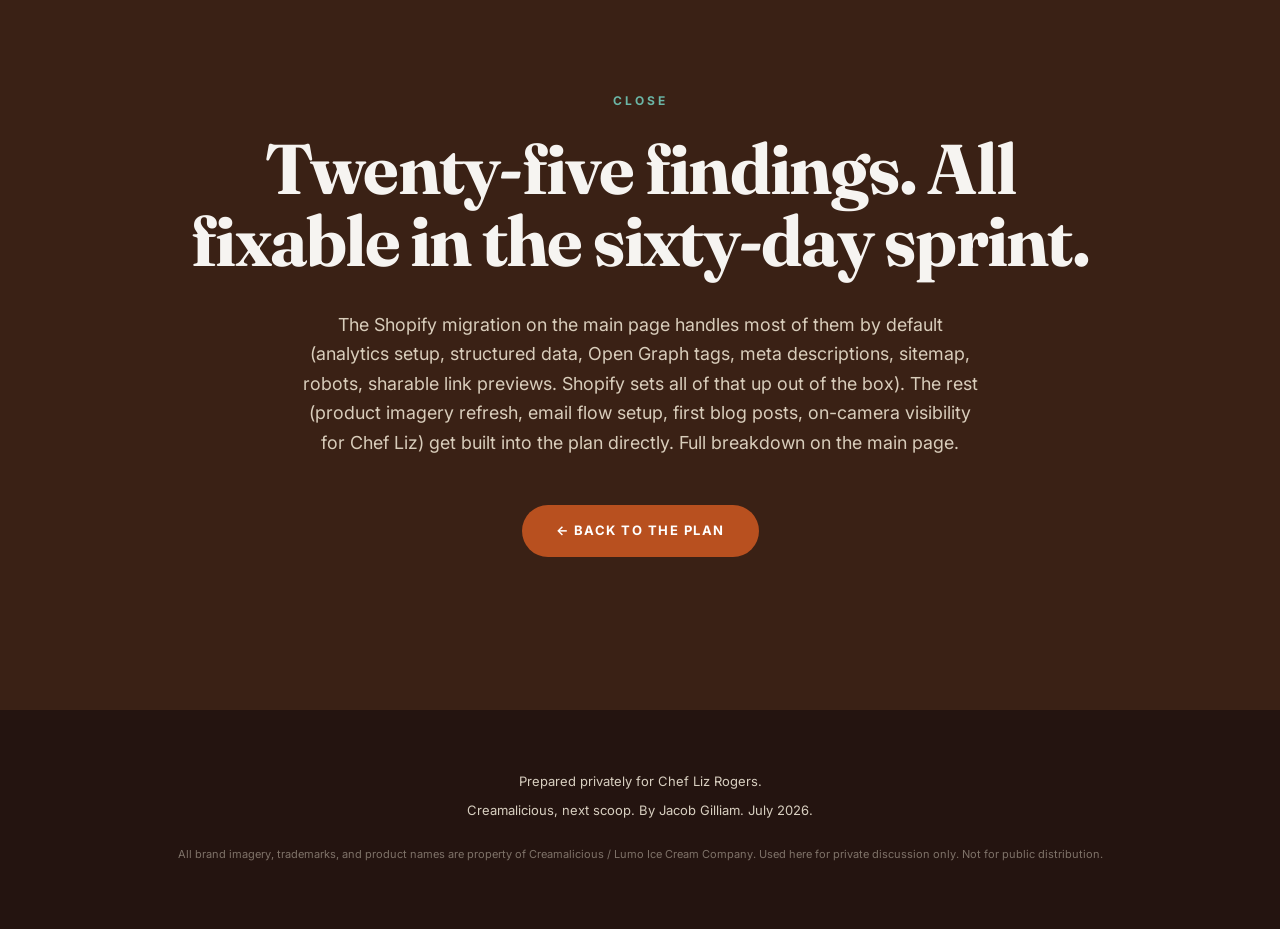
<file: audit.html>
<!DOCTYPE html>
<html lang="en">
<head>
  <meta charset="UTF-8" />
  <meta name="viewport" content="width=device-width, initial-scale=1.0" />
  <meta name="robots" content="noindex, nofollow" />
  <title>Full audit, Creamalicious</title>
  <meta property="og:type" content="website" />
  <meta property="og:url" content="https://jacogilliam-ai.github.io/creamalicious-read/audit.html" />
  <meta property="og:title" content="Full audit, Creamalicious" />
  <meta property="og:description" content="What jumped out across every page. Prepared for Chef Liz Rogers." />
  <meta property="og:image" content="https://jacogilliam-ai.github.io/creamalicious-read/images/creamalicious-logo.png" />
  <link rel="preconnect" href="https://fonts.googleapis.com" />
  <link rel="preconnect" href="https://fonts.gstatic.com" crossorigin />
  <link href="https://fonts.googleapis.com/css2?family=Fraunces:opsz,wght@9..144,400;9..144,500;9..144,600;9..144,700&family=Inter:wght@400;500;600;700&display=swap" rel="stylesheet" />
  <link rel="stylesheet" href="styles.css?v=12" />
</head>
<body>

  <main id="site" class="site">

    <!-- NAV -->
    <nav class="nav">
      <img src="images/creamalicious-logo.png" alt="Creamalicious" class="nav-logo" />
      <div class="nav-links">
        <a href="index.html">← Back to the main page</a>
      </div>
    </nav>

    <!-- HERO (compressed) -->
    <section class="section section-forest" style="padding-top: 120px;">
      <div class="container container-narrow center-head">
        <p class="eyebrow eyebrow-light">Full audit</p>
        <h1 class="display-1 display-light">What jumped out across every page.</h1>
        <p class="body-lg body-light">Twenty-five findings across six categories. Ranked by revenue and reputation impact. Snapshot in time as of the audit date.</p>
      </div>
    </section>

    <!-- 1. CRITICAL -->
    <section class="section section-cream">
      <div class="container center-head">
        <p class="eyebrow">01 / Critical</p>
        <h2 class="display-1">Things shipped broken to production.</h2>
        <p class="lead">Five items. High visibility, high urgency.</p>
      </div>
      <div class="audit-list">
        <article class="audit-item">
          <p class="audit-num">01</p>
          <div class="audit-body">
            <h3>The /shop/ page displays raw code instead of products.</h3>
            <p>Visit socreamalicious.co/shop/ and the page loads a wall of unrendered WPBakery shortcodes ([vc_row], [nd_options_text], [woo_product_slider id="719"]). Site was originally built with WPBakery Page Builder, then switched to Elementor Pro. The shop page still holds the old shortcodes and nothing renders them. Every visitor who clicks "Shop" or types /shop/ sees a text wall.</p>
          </div>
        </article>
        <article class="audit-item">
          <p class="audit-num">02</p>
          <div class="audit-body">
            <h3>All products currently marked "Out of Stock."</h3>
            <p>Every product page checked (Derby Day Bundle, Sweet Potato Pie, Pecan Pie, Strawberry Fixin') shows "Out of stock" with no purchase option and no price visible on the detail page. Whether the store is intentionally paused or WooCommerce inventory is misconfigured, direct-to-consumer sales through the site are impossible right now.</p>
          </div>
        </article>
        <article class="audit-item">
          <p class="audit-num">03</p>
          <div class="audit-body">
            <h3>Copywriter's editing note is LIVE on the homepage.</h3>
            <p>Exact text visible on the homepage right now: <em>Guaranteed frozen delivery." (lets delete "Pints arrive in an insulated box with plenty of dry ice.</em> That parenthetical is a note-to-self from the person editing the copy. It never got deleted before publishing.</p>
          </div>
        </article>
        <article class="audit-item">
          <p class="audit-num">04</p>
          <div class="audit-body">
            <h3>Placeholder editing mark left in copy.</h3>
            <p>The homepage shipping section reads: <em>We prepare your order *with love</em>. That asterisk is a leftover editing mark (probably meant as a note that a footnote was supposed to go there). Never got cleaned up.</p>
          </div>
        </article>
        <article class="audit-item">
          <p class="audit-num">05</p>
          <div class="audit-body">
            <h3>Product images have AI-generated text failures on the labels.</h3>
            <p>Product photography on the homepage was generated using Google Whisk (filenames literally start with thumbnail_Whisk_). AI generators struggle with rendering readable text, so the pint labels display things like "CHEF INBOSPIREB NIC IL ARTISANN IcE CREAM," "CUSF INEPIRED," "ARTIEER ICE CREAM," and "ARTIEAN ICE CROAM." Real pints don't say that. For a $9.99 premium tier brand, product mockups with fake AI text on the labels undercut the entire positioning.</p>
          </div>
        </article>
      </div>
    </section>

    <!-- 2. MISSING INFRASTRUCTURE -->
    <section class="section section-cream-2">
      <div class="container center-head">
        <p class="eyebrow">02 / Missing infrastructure</p>
        <h2 class="display-1">Nothing tracks. Nothing captures. Nothing measures.</h2>
        <p class="lead">Five items. The site is a black box.</p>
      </div>
      <div class="audit-list">
        <article class="audit-item">
          <p class="audit-num">01</p>
          <div class="audit-body">
            <h3>ZERO analytics installed site-wide.</h3>
            <p>No Google Analytics 4. No Google Tag Manager. No Meta Pixel. No TikTok Pixel. No Klaviyo tracking snippet. No HubSpot. Nothing. There is no way to know where visitors come from, no way to measure conversion, no way to build retargeting audiences, no way to attribute any current or future marketing effort to actual site outcomes. Every future ad campaign, every press feature, every viral Instagram moment currently has no way to be measured.</p>
          </div>
        </article>
        <article class="audit-item">
          <p class="audit-num">02</p>
          <div class="audit-body">
            <h3>NO email marketing platform integrated.</h3>
            <p>The site has multiple email capture forms (popup + inline "Stay Connected" + "Join The Crew" + "Join Our Family" + "Holler at Us") collecting Name / Phone / Email, but no evidence of Klaviyo, Mailchimp, Constant Contact, ConvertKit, or any other email platform. Form submissions likely route to the WordPress database or admin email only. Every warm lead captured cools off in a static database. Zero welcome sequence. Zero post-purchase flow. Zero abandoned cart recovery.</p>
          </div>
        </article>
        <article class="audit-item">
          <p class="audit-num">03</p>
          <div class="audit-body">
            <h3>ZERO JSON-LD structured data across the entire site.</h3>
            <p>No Product schema on any product page. No LocalBusiness schema. No Organization schema. No BreadcrumbList. No Article schema. No Recipe schema (despite being a food brand). Product pages will never be eligible for rich results. Google Shopping surfacing is at zero. AI answer engines like Perplexity, ChatGPT Search, and Claude have nothing structured to cite when someone asks about Creamalicious.</p>
          </div>
        </article>
        <article class="audit-item">
          <p class="audit-num">04</p>
          <div class="audit-body">
            <h3>ZERO Open Graph tags on any page.</h3>
            <p>Not one page in the audit has og:title, og:description, og:image, og:type, og:site_name, or og:url. When anyone shares a Creamalicious URL on iMessage, WhatsApp, Slack, LinkedIn, Instagram Stories, X, or Discord, the link preview has NO image, NO title, NO description. Just the URL. For a visual food brand at premium price point, this is a huge missed opportunity every time someone shares a product link.</p>
          </div>
        </article>
        <article class="audit-item">
          <p class="audit-num">05</p>
          <div class="audit-body">
            <h3>ZERO Twitter Card tags.</h3>
            <p>Same problem as OG tags but for X/Twitter previews. Missing twitter:card, twitter:title, twitter:description, twitter:image, twitter:site.</p>
          </div>
        </article>
      </div>
    </section>

    <!-- 3. CONTENT AND BRAND -->
    <section class="section section-cream">
      <div class="container center-head">
        <p class="eyebrow">03 / Content and brand consistency</p>
        <h2 class="display-1">Copy, dates, alt text, filenames.</h2>
        <p class="lead">Five items. Details that pile up.</p>
      </div>
      <div class="audit-list">
        <article class="audit-item">
          <p class="audit-num">01</p>
          <div class="audit-body">
            <h3>Products still labeled "COMING SOON JUNE 2026" after that date passed.</h3>
            <p>Currently live on the site: (COMING SOON JUNE 2026) Granma Gigi Sweet Potato Pie, (COMING SOON JUNE 2026) Slap Yo' Momma Banana Pudding, (COMING SOON JUNE 2026) Uncle Charles Brown Suga Bourbon Cake. Either they launched (drop the label), they're delayed (update the date), or the timeline shifted (state the new date). Any is better than the current state.</p>
          </div>
        </article>
        <article class="audit-item">
          <p class="audit-num">02</p>
          <div class="audit-body">
            <h3>Contact page has a confused URL and title.</h3>
            <p>Contact page title reads "Contact 1 – Creamalicious Online Store." Canonical URL is /contact-1/. Navigable URL is /contact/. The "1" suggests someone created a new page while keeping the old one around. URL bar shows /contact/, but the page title advertises "Contact 1." Inconsistent.</p>
          </div>
        </article>
        <article class="audit-item">
          <p class="audit-num">03</p>
          <div class="audit-body">
            <h3>Page titles use HTML entity for dashes.</h3>
            <p>Every page title uses &#8211; (HTML entity for en-dash) rather than a Unicode character. Renders visually correctly in most browsers, but some social sharing tools and search result renderings display the literal entity, which reads as gibberish.</p>
          </div>
        </article>
        <article class="audit-item">
          <p class="audit-num">04</p>
          <div class="audit-body">
            <h3>Missing alt text on ALL homepage images.</h3>
            <p>Every product image, hero image, "AS SEEN IN" logo, and content image on the homepage has an empty alt attribute. Accessibility impact: screen readers announce them as "image" with no context (WCAG 2.1 Level A violation). SEO impact: Google Image Search cannot index them properly.</p>
          </div>
        </article>
        <article class="audit-item">
          <p class="audit-num">05</p>
          <div class="audit-body">
            <h3>Image filenames are unhelpful and revealing.</h3>
            <p>Homepage image examples: thumbnail_Whisk_b5852b496992fd79bd6415054a85a934dr.jpg (AI tool + hash), Untitled-design-2025-11-07T144353.907.png (Canva default filename with timestamp), image-d410566a-bcf3-4cf0-8c01-18ca21dd127f.png (raw UUID). Two problems: Google image search loses ranking signals, and the "Whisk" filenames publicly reveal the imagery is AI-generated to anyone who inspects the source.</p>
          </div>
        </article>
      </div>
    </section>

    <!-- 4. METADATA AND SEO -->
    <section class="section section-cream-2">
      <div class="container center-head">
        <p class="eyebrow">04 / Metadata and SEO</p>
        <h2 class="display-1">The technical SEO foundation isn't set up.</h2>
        <p class="lead">Four items. Foundational, not visible to visitors.</p>
      </div>
      <div class="audit-list">
        <article class="audit-item">
          <p class="audit-num">01</p>
          <div class="audit-body">
            <h3>ZERO meta descriptions on non-product pages.</h3>
            <p>Homepage, Our Story, Say Hey / Contact, and Shop have no meta description tag. Google generates search-result snippets from body text, which for pages like /shop/ (currently displaying raw code) results in Google showing shortcode gibberish in search results.</p>
          </div>
        </article>
        <article class="audit-item">
          <p class="audit-num">02</p>
          <div class="audit-body">
            <h3>Robots.txt is essentially empty.</h3>
            <p>Full contents of socreamalicious.co/robots.txt: "User-Agent: *" followed by "Disallow:" (24 bytes total). No sitemap declaration, no rules for adsbot-google, no disallow of admin/filter-trap URLs. Compare to a well-configured WooCommerce robots.txt: 100+ lines of directives. Yoast SEO or Rank Math can generate a solid default in one click.</p>
          </div>
        </article>
        <article class="audit-item">
          <p class="audit-num">03</p>
          <div class="audit-body">
            <h3>Sitemap.xml exists but has gaps.</h3>
            <p>WordPress default sitemap indexes pages, posts, products, tags, categories, users. Products in the sitemap: 9. Products last modified: 2026-05-18 (2 months stale). Some navigation-critical pages are underrepresented. Google Search Console likely never got flagged because there's no one monitoring it.</p>
          </div>
        </article>
        <article class="audit-item">
          <p class="audit-num">04</p>
          <div class="audit-body">
            <h3>Broken URL: /find-a-store/ returns 404.</h3>
            <p>/find-a-store/ is the natural URL a visitor would type expecting to find the store locator. It 404s. The working URL is /store-locator/. Current internal links all point to the working URL, so this is only a broken external-typing scenario, but a simple 301 redirect from /find-a-store/ to /store-locator/ would catch anyone bookmarking or sharing the wrong URL.</p>
          </div>
        </article>
      </div>
    </section>

    <!-- 5. CONTENT STRATEGY -->
    <section class="section section-cream">
      <div class="container center-head">
        <p class="eyebrow">05 / Content strategy across site and social</p>
        <h2 class="display-1">The story is stronger than the storytelling.</h2>
        <p class="lead">Five items. Observations across the site and adjacent channels.</p>
      </div>
      <div class="audit-list">
        <article class="audit-item">
          <p class="audit-num">01</p>
          <div class="audit-body">
            <h3>Instagram content is heavily AI-generated with the same broken text failures.</h3>
            <p>The same AI-generated pint mockups used on the homepage (with visible label failures like "CHEF INBOSPIREB") appear on the brand's Instagram feed as posts. The AI-imagery problem isn't isolated to the site. It's the visual brand across every surface visitors, buyers, and food publications see.</p>
          </div>
        </article>
        <article class="audit-item">
          <p class="audit-num">02</p>
          <div class="audit-body">
            <h3>Chef Liz is barely present in the brand's content.</h3>
            <p>Independent review of the brand's Instagram feed suggests Chef Liz Rogers appears in very few posts. Most video content features other people. The founder is the strongest human asset the brand has, especially given the personal credentials (Emmy sponsor as a Black woman founder in ice cream, Forbes and Oprah features). Right now she's the least visible person in her own brand's content.</p>
          </div>
        </article>
        <article class="audit-item">
          <p class="audit-num">03</p>
          <div class="audit-body">
            <h3>Video content is under-produced for the brand's tier.</h3>
            <p>Colors appear ungraded on promotional videos. Production values are noticeably lower than what Emmy sponsor, Forbes, and Oprah credentials would suggest. For a $9.99 per pint premium product, the visual production should match the price point. Basic color grading and better lighting close most of the gap without requiring bigger budgets.</p>
          </div>
        </article>
        <article class="audit-item">
          <p class="audit-num">04</p>
          <div class="audit-body">
            <h3>No blog content strategy tied to the credentials Chef Liz has built.</h3>
            <p>Creamalicious has been featured in Today Show, Essence, Black Enterprise, Forbes, Oprah, and Emmys. Zero blog posts on the site about any of these features. Someone Googling "Black-owned ice cream brands," "Chef Liz Rogers Creamalicious," "Emmy Awards ice cream sponsor," or "Southern ice cream brands" gets everything except your own site. Six focused blog posts capture these queries and internally link back to product pages. The first three ship in the sixty-day sprint.</p>
          </div>
        </article>
        <article class="audit-item">
          <p class="audit-num">05</p>
          <div class="audit-body">
            <h3>Site structure lacks depth. Only five pages exist.</h3>
            <p>Navigation currently: Home, Our Story, Say Hey, Shop (broken), Store Locator. Five pages for a brand with real complexity behind it. Compare to Van Leeuwen or Salt & Straw, which have dozens of interlinked pages covering flavors, story, recipes, press, wholesale, careers, sustainability. Each missing page is a missed search opportunity.</p>
          </div>
        </article>
      </div>
    </section>

    <!-- 6. SMALL BUT REAL -->
    <section class="section section-cream-2">
      <div class="container center-head">
        <p class="eyebrow">06 / Small but real</p>
        <h2 class="display-1">One more.</h2>
      </div>
      <div class="audit-list">
        <article class="audit-item">
          <p class="audit-num">01</p>
          <div class="audit-body">
            <h3>Multiple duplicate email capture experiences on the same page.</h3>
            <p>Homepage has a popup that appears on load (Save 10%), plus an inline "Stay Connected to the Bliss" form, plus a "Join Our Family" persistent floating CTA, plus a "Holler At Us" form on Contact, plus a "Join The Crew" label used in another form. Multiple problems: inconsistent labeling for the same action, the popup fires before the visitor has any context, and the persistent floating CTAs overlap other content in mobile view. Consolidate to one label, delay the popup by 20+ seconds or 50% scroll, move persistent CTAs so they stop overlapping.</p>
          </div>
        </article>
      </div>
    </section>

    <!-- CLOSE -->
    <section class="section section-forest">
      <div class="container container-narrow center-head">
        <p class="eyebrow eyebrow-light">Close</p>
        <h2 class="display-1 display-light">Twenty-five findings. All fixable in the sixty-day sprint.</h2>
        <p class="body-lg body-light">The Shopify migration on the main page handles most of them by default (analytics setup, structured data, Open Graph tags, meta descriptions, sitemap, robots, sharable link previews. Shopify sets all of that up out of the box). The rest (product imagery refresh, email flow setup, first blog posts, on-camera visibility for Chef Liz) get built into the plan directly. Full breakdown on the main page.</p>
        <div style="margin-top: 48px;">
          <a href="index.html" class="btn">← Back to the plan</a>
        </div>
      </div>
    </section>

    <!-- FOOTER -->
    <footer class="footer">
      <p>Prepared privately for Chef Liz Rogers.</p>
      <p>Creamalicious, next scoop. By Jacob Gilliam. July 2026.</p>
      <p class="footer-fine">All brand imagery, trademarks, and product names are property of Creamalicious / Lumo Ice Cream Company. Used here for private discussion only. Not for public distribution.</p>
    </footer>

  </main>

  <script src="main.js?v=12"></script>
</body>
</html>
</file>
<file: styles.css>
/* =========================================================
   Creamalicious read.
   Warm long-scroll for a private audience of one.
   ========================================================= */

:root {
  /* Creamalicious palette: warm cream, deep chocolate, caramel accents */
  --cream: #f6f4f1;
  --cream-2: #efe8dc;
  --bg-cream: #f6f4f1;
  --bg-cream-warm: #efe8dc;
  --bg-forest: #3a2115;         /* deep chocolate (was forest green) */
  --bg-forest-warm: #4a2a1c;
  --bg-midnight: #241410;       /* dark chocolate (was midnight) */
  --bg-midnight-warm: #2e1a13;

  --green: #b8501f;             /* burnt orange primary (was green) */
  --green-deep: #8a3915;
  --green-bright: #d15d2a;

  --ink: #2a1e15;               /* warm dark brown */
  --ink-muted: #6b5c50;
  --ink-cream: #f6f4f1;
  --ink-cream-muted: #d8cfc0;

  --accent-purple: #8b5cd6;
  --accent-coral: #f28b8b;
  --accent-gold: #e6a54a;        /* warm caramel gold */
  --accent-teal: #6bb6a6;

  --font-display: 'Fraunces', Georgia, 'Times New Roman', serif;
  --font-body: 'Inter', -apple-system, BlinkMacSystemFont, 'Segoe UI', sans-serif;

  --section-pad-y: clamp(80px, 12vw, 160px);
  --section-pad-x: clamp(24px, 5vw, 64px);

  --container-max: 1200px;
  --container-narrow: 720px;

  --radius-sm: 8px;
  --radius-md: 20px;
  --radius-lg: 32px;
  --radius-xl: 44px;
  --radius-pill: 999px;

  --ease: cubic-bezier(0.4, 0, 0.2, 1);
}

/* Reset & base */
*, *::before, *::after { box-sizing: border-box; }
html { -webkit-text-size-adjust: 100%; scroll-behavior: smooth; }
body {
  margin: 0;
  padding: 0;
  font-family: var(--font-body);
  font-size: 17px;
  line-height: 1.65;
  color: var(--ink);
  background: var(--bg-cream);
  -webkit-font-smoothing: antialiased;
  -moz-osx-font-smoothing: grayscale;
}
img { max-width: 100%; display: block; }
figure { margin: 0; }
button { font-family: inherit; }

/* =========================================================
   PASSWORD GATE
   ========================================================= */
.gate {
  position: fixed;
  inset: 0;
  z-index: 1000;
  display: flex;
  align-items: center;
  justify-content: center;
  background: var(--bg-midnight);
  background-image:
    radial-gradient(ellipse at 30% 20%, rgba(42, 138, 82, 0.18), transparent 60%),
    radial-gradient(ellipse at 70% 80%, rgba(139, 92, 214, 0.12), transparent 60%);
  padding: 40px 24px;
  transition: opacity 0.6s var(--ease);
}
.gate.hidden {
  opacity: 0;
  pointer-events: none;
}
.gate-inner {
  max-width: 480px;
  width: 100%;
  text-align: center;
}
.gate-logo {
  width: 190px;
  margin: 0 auto 32px;
  filter: drop-shadow(0 8px 30px rgba(0, 0, 0, 0.45));
}
.gate-eyebrow {
  font-size: 12px;
  font-weight: 600;
  letter-spacing: 3px;
  text-transform: uppercase;
  color: var(--ink-cream-muted);
  margin: 0 0 40px;
}
.gate-enter {
  display: inline-flex;
  align-items: center;
  gap: 12px;
  padding: 17px 40px;
  font-family: var(--font-body);
  font-size: 13px;
  font-weight: 700;
  letter-spacing: 2px;
  text-transform: uppercase;
  background: var(--green);
  color: #fff;
  border: none;
  border-radius: var(--radius-pill);
  cursor: pointer;
  transition: background 0.25s var(--ease), transform 0.25s var(--ease);
}
.gate-enter:hover { background: var(--green-bright); transform: translateY(-2px); }
.gate-enter-arrow {
  transition: transform 0.25s var(--ease);
}
.gate-enter:hover .gate-enter-arrow { transform: translateX(4px); }

/* =========================================================
   MAIN SITE
   ========================================================= */
.site { opacity: 1; }
.site.hidden {
  opacity: 0;
  pointer-events: none;
}
.site:not(.hidden) { animation: fadeIn 0.8s var(--ease) both; }

@keyframes fadeIn {
  from { opacity: 0; transform: translateY(8px); }
  to { opacity: 1; transform: translateY(0); }
}

/* NAV */
.nav {
  position: absolute;
  top: 0;
  left: 0;
  right: 0;
  z-index: 10;
  display: flex;
  justify-content: space-between;
  align-items: center;
  padding: 26px var(--section-pad-x);
}
.nav-logo {
  height: 46px;
  filter: drop-shadow(0 2px 14px rgba(0, 0, 0, 0.35));
}
.nav-links {
  display: flex;
  gap: 34px;
  align-items: center;
}
.nav-links a {
  color: #fff;
  text-decoration: none;
  font-weight: 600;
  font-size: 15px;
  letter-spacing: 0.2px;
  opacity: 0.92;
  text-shadow: 0 1px 14px rgba(0, 0, 0, 0.45);
  transition: opacity 0.2s var(--ease);
}
.nav-links a:hover { opacity: 1; }
.nav-tag {
  font-size: 11px;
  font-weight: 600;
  letter-spacing: 2.5px;
  text-transform: uppercase;
  color: rgba(255, 255, 255, 0.8);
  text-shadow: 0 1px 14px rgba(0, 0, 0, 0.45);
}

/* Pill button component */
.btn {
  display: inline-flex;
  align-items: center;
  justify-content: center;
  gap: 10px;
  min-height: 48px;
  padding: 15px 34px;
  font-family: var(--font-body);
  font-weight: 700;
  font-size: 13px;
  letter-spacing: 1.5px;
  text-transform: uppercase;
  background: var(--green);
  color: #fff;
  border: none;
  border-radius: var(--radius-pill);
  text-decoration: none;
  cursor: pointer;
  transition: background 0.2s var(--ease), transform 0.2s var(--ease);
}
.btn:hover { background: var(--green-deep); transform: translateY(-2px); }
.btn-ghost {
  background: transparent;
  color: #fff;
  box-shadow: inset 0 0 0 2px rgba(255, 255, 255, 0.85);
}
.btn-ghost:hover { background: rgba(255, 255, 255, 0.12); }

/* HERO */
.hero {
  position: relative;
  min-height: 100vh;
  background-size: cover;
  background-position: center;
  background-repeat: no-repeat;
  display: flex;
  flex-direction: column;
  align-items: center;
  justify-content: center;
  text-align: center;
  padding: 140px var(--section-pad-x) 150px;
  overflow: hidden;
}
.hero-bg {
  position: absolute;
  inset: 0;
  background-size: cover;
  background-position: center;
  background-repeat: no-repeat;
  filter: contrast(1.06) saturate(1.1);
}
.hero-bg-solid {
  background:
    radial-gradient(ellipse at 20% 15%, rgba(230, 165, 74, 0.14), transparent 55%),
    radial-gradient(ellipse at 80% 85%, rgba(184, 80, 31, 0.18), transparent 60%),
    linear-gradient(160deg, #3a2115 0%, #241410 60%, #1a0d09 100%);
  filter: none;
}
.hero-overlay {
  position: absolute;
  inset: 0;
  background: linear-gradient(
    to bottom,
    rgba(20, 12, 8, 0.30) 0%,
    rgba(20, 12, 8, 0.12) 42%,
    rgba(20, 12, 8, 0.48) 100%
  );
}
.hero-inner {
  position: relative;
  z-index: 2;
  max-width: 1000px;
  color: #fff;
}
.hero-eyebrow {
  font-size: 12px;
  font-weight: 700;
  letter-spacing: 3.5px;
  text-transform: uppercase;
  color: rgba(255, 255, 255, 0.85);
  margin: 0 0 22px;
  text-shadow: 0 1px 14px rgba(0, 0, 0, 0.4);
}
.hero-title {
  font-family: var(--font-display);
  font-weight: 700;
  font-size: clamp(50px, 8.5vw, 130px);
  line-height: 0.98;
  letter-spacing: -0.025em;
  margin: 0;
  text-shadow: 0 4px 46px rgba(0, 0, 0, 0.45);
}
.hero-title em { font-style: italic; }
.hero-sub {
  font-size: clamp(17px, 1.7vw, 21px);
  line-height: 1.55;
  max-width: 620px;
  color: rgba(255, 255, 255, 0.92);
  margin: 28px auto 0;
  text-shadow: 0 2px 20px rgba(0, 0, 0, 0.35);
}
.hero-cta {
  margin-top: 40px;
  display: flex;
  gap: 16px;
  justify-content: center;
  flex-wrap: wrap;
}
/* Scalloped cream divider at hero base */
.hero-wave {
  position: absolute;
  left: 0;
  right: 0;
  bottom: -1px;
  z-index: 3;
  width: 100%;
  line-height: 0;
}
.hero-wave svg {
  display: block;
  width: 100%;
  height: clamp(44px, 6vw, 92px);
}
.hero-wave path { fill: var(--cream); }

/* =========================================================
   SECTIONS
   ========================================================= */
.section {
  padding: var(--section-pad-y) var(--section-pad-x);
  position: relative;
}
.section-cream { background: var(--bg-cream); color: var(--ink); }
.section-forest { background: var(--bg-forest); color: var(--ink-cream); }
.section-midnight { background: var(--bg-midnight); color: var(--ink-cream); }
.section-final { padding-bottom: calc(var(--section-pad-y) * 0.6); }

.container {
  max-width: var(--container-max);
  margin: 0 auto;
}
.container-narrow {
  max-width: var(--container-narrow);
  margin: 0 auto;
}

/* Typography helpers */
.eyebrow {
  font-size: 12px;
  font-weight: 700;
  letter-spacing: 3px;
  text-transform: uppercase;
  color: var(--green);
  margin: 0 0 22px;
}
.eyebrow-light { color: var(--accent-teal); }

.display-1 {
  font-family: var(--font-display);
  font-weight: 700;
  color: var(--green);
  font-size: clamp(36px, 5.5vw, 72px);
  line-height: 1.03;
  letter-spacing: -0.025em;
  margin: 0 0 32px;
}
.display-1 em { font-style: italic; font-weight: 700; }
.display-light { color: var(--ink-cream); }
.display-muted { color: var(--ink-muted); font-size: clamp(28px, 4vw, 52px); margin-bottom: 48px; }

.body-lg {
  font-size: clamp(17px, 1.4vw, 20px);
  line-height: 1.65;
  margin: 0 0 24px;
  max-width: 62ch;
}
.body-lg:last-child { margin-bottom: 0; }
.body-light { color: rgba(244, 235, 216, 0.85); }
.body-light strong { color: var(--ink-cream); }
.body-lg strong { color: var(--ink); font-weight: 600; }
.body-lg a { color: var(--accent-gold); text-decoration: underline; text-decoration-thickness: 1px; text-underline-offset: 3px; }
.body-lg a:hover { color: var(--accent-gold-hover); }

/* =========================================================
   WORLD SECTION
   ========================================================= */
.world-grid {
  display: grid;
  grid-template-columns: 1fr 1fr;
  gap: 24px;
  max-width: 1400px;
  margin: 60px auto 80px;
  padding: 0 var(--section-pad-x);
}
.world-img {
  border-radius: var(--radius-md);
  overflow: hidden;
  aspect-ratio: 16 / 10;
}
.world-img-lg {
  grid-column: 1 / -1;
  aspect-ratio: 21 / 9;
}
.world-img img {
  width: 100%;
  height: 100%;
  object-fit: cover;
}

/* =========================================================
   CAST GRID
   ========================================================= */
.cast-grid {
  display: grid;
  grid-template-columns: repeat(3, 1fr);
  gap: 20px;
  max-width: 1400px;
  margin: 60px auto 0;
  padding: 0 var(--section-pad-x);
}
.cast-card {
  position: relative;
  overflow: hidden;
  border-radius: var(--radius-md);
  aspect-ratio: 4 / 5;
  background: var(--bg-cream-warm);
}
.cast-card-hero {
  grid-column: span 2;
  aspect-ratio: 8 / 5;
}
.cast-card img {
  width: 100%;
  height: 100%;
  object-fit: cover;
  transition: transform 0.8s var(--ease);
}
.cast-card:hover img { transform: scale(1.04); }

.cast-card figcaption {
  position: absolute;
  left: 0;
  right: 0;
  bottom: 0;
  padding: 40px 28px 28px;
  color: var(--ink-cream);
  background: linear-gradient(
    to top,
    rgba(15, 20, 32, 0.92) 0%,
    rgba(15, 20, 32, 0.6) 50%,
    rgba(15, 20, 32, 0) 100%
  );
}
.cast-name {
  font-family: var(--font-display);
  font-weight: 500;
  font-size: 28px;
  margin: 0 0 6px;
  line-height: 1.1;
}
.cast-trait {
  font-size: 14px;
  line-height: 1.5;
  margin: 0;
  color: rgba(244, 235, 216, 0.85);
}

/* =========================================================
   FIGURE FULL (edge-to-edge image reveal)
   ========================================================= */
.figure-full {
  margin: 60px calc(-1 * var(--section-pad-x)) 60px;
  overflow: hidden;
}
.figure-full img {
  width: 100%;
  height: auto;
  max-height: 80vh;
  object-fit: cover;
}
.figure-full-cream {
  margin-top: 60px;
  border-radius: var(--radius-md);
  overflow: hidden;
  max-width: 1400px;
  margin-left: auto;
  margin-right: auto;
}
.figure-full-cream img {
  width: 100%;
  height: auto;
  max-height: 70vh;
  object-fit: cover;
}
.figure-full-cream figcaption {
  text-align: center;
  padding: 20px 24px;
  font-family: var(--font-display);
  font-style: italic;
  font-size: 18px;
  color: var(--ink-muted);
}

/* =========================================================
   GAP SECTION
   ========================================================= */
.gap-grid {
  display: grid;
  grid-template-columns: 1fr 1fr;
  gap: 32px;
  max-width: 1200px;
  margin: 60px auto 60px;
  padding: 0 var(--section-pad-x);
}
.gap-item {
  border-radius: var(--radius-md);
  overflow: hidden;
  background: var(--bg-cream-warm);
}
.gap-item img {
  width: 100%;
  height: 400px;
  object-fit: cover;
  background: white;
}
.gap-item figcaption {
  padding: 28px 28px 32px;
}
.gap-label {
  font-size: 11px;
  font-weight: 600;
  letter-spacing: 3px;
  text-transform: uppercase;
  color: var(--ink-muted);
  margin: 0 0 12px;
}
.gap-desc {
  font-size: 16px;
  line-height: 1.6;
  margin: 0;
}

/* =========================================================
   MOVES / ROADMAP
   ========================================================= */
.moves {
  display: flex;
  flex-direction: column;
  max-width: 900px;
  margin: 60px auto 0;
}
.move {
  display: grid;
  grid-template-columns: 120px 1fr;
  gap: 40px;
  padding: 48px 0;
  border-bottom: 1px solid rgba(244, 235, 216, 0.12);
  align-items: baseline;
}
.move:last-child { border-bottom: none; }
.move-num {
  font-family: var(--font-display);
  font-weight: 400;
  font-size: 56px;
  color: var(--accent-gold);
  line-height: 1;
}
.move-title {
  font-family: var(--font-display);
  font-weight: 500;
  font-size: clamp(24px, 3vw, 32px);
  line-height: 1.15;
  color: var(--ink-cream);
  margin: 0 0 16px;
}
.move-desc {
  font-size: 17px;
  line-height: 1.65;
  color: rgba(244, 235, 216, 0.82);
  margin: 0;
  max-width: 60ch;
}

/* =========================================================
   HORIZON
   ========================================================= */
.horizon {
  display: grid;
  grid-template-columns: repeat(3, 1fr);
  gap: 40px;
  max-width: 1200px;
  margin: 60px auto 0;
}
.horizon-year {
  padding: 40px 32px;
  background: rgba(255, 255, 255, 0.04);
  border-radius: var(--radius-md);
  border: 1px solid rgba(244, 235, 216, 0.08);
}
.horizon-label {
  font-family: var(--font-display);
  font-style: italic;
  font-size: 24px;
  color: var(--accent-gold);
  margin: 0 0 16px;
  font-weight: 500;
}
.horizon-body {
  font-size: 15px;
  line-height: 1.6;
  color: rgba(244, 235, 216, 0.82);
  margin: 0;
}

/* =========================================================
   ASK
   ========================================================= */
.section-final .body-lg a {
  color: var(--ink);
  text-decoration: underline;
  text-decoration-thickness: 1px;
  text-underline-offset: 3px;
  font-weight: 600;
}
.ask-offer {
  margin: 40px 0 32px;
  padding: 32px;
  background: rgba(21, 105, 60, 0.08);
  border-left: 4px solid var(--green);
  border-radius: 6px;
}
.ask-offer-eyebrow {
  font-size: 11px;
  font-weight: 700;
  letter-spacing: 2.5px;
  text-transform: uppercase;
  color: var(--green);
  margin: 0 0 12px;
}
.ask-offer-price {
  font-family: var(--font-display);
  font-weight: 700;
  font-style: italic;
  font-size: clamp(28px, 4vw, 36px);
  line-height: 1.15;
  color: var(--ink);
  margin: 0 0 20px;
}
.ask-offer-list {
  list-style: none;
  padding: 0;
  margin: 0;
}
.ask-offer-list li {
  font-size: 15px;
  line-height: 1.55;
  color: var(--ink);
  padding: 6px 0 6px 22px;
  position: relative;
}
.ask-offer-list li::before {
  content: '';
  position: absolute;
  left: 0;
  top: 14px;
  width: 6px;
  height: 6px;
  border-radius: 50%;
  background: var(--green);
}
@media (max-width: 640px) {
  .ask-offer {
    padding: 24px;
    margin: 32px 0 28px;
  }
  .ask-offer-price {
    font-size: 24px;
  }
}
.ask-close {
  margin-top: 44px;
  padding-top: 32px;
  border-top: 1px solid rgba(21, 105, 60, 0.16);
}
.ask-close-line {
  font-family: var(--font-display);
  font-style: italic;
  font-size: clamp(22px, 3vw, 30px);
  line-height: 1.3;
  color: var(--green);
  margin: 0;
}
.ask-contact {
  margin: 20px 0 0;
  font-size: 16px;
  color: var(--ink-muted);
  display: flex;
  flex-wrap: wrap;
  gap: 8px 12px;
  align-items: baseline;
}
.ask-contact a {
  color: var(--ink);
  text-decoration: underline;
  text-decoration-thickness: 1px;
  text-underline-offset: 3px;
  font-weight: 500;
}
.ask-contact a:hover {
  color: var(--green);
}
.ask-contact-sep {
  color: var(--ink-muted);
  opacity: 0.5;
}
@media (max-width: 480px) {
  .ask-contact-sep { display: none; }
  .ask-contact { flex-direction: column; gap: 6px; }
}
.ask-proof {
  margin: 40px 0;
  max-width: 340px;
}
.ask-proof img {
  display: block;
  width: 100%;
  height: auto;
  border-radius: var(--radius-md);
  box-shadow: 0 24px 60px rgba(21, 60, 36, 0.18);
}
.ask-proof figcaption {
  margin-top: 14px;
  font-size: 14px;
  font-style: italic;
  color: var(--ink-muted);
}

/* =========================================================
   FOOTER
   ========================================================= */
.footer {
  background: var(--bg-midnight);
  color: var(--ink-cream-muted);
  padding: 60px var(--section-pad-x);
  text-align: center;
  font-size: 13px;
  line-height: 1.7;
}
.footer p { margin: 0 0 6px; }
.footer-fine {
  margin-top: 24px !important;
  opacity: 0.5;
  font-size: 11px;
}

/* =========================================================
   REBUILD MODULES (Claynosaurz language)
   ========================================================= */
.section-cream-2 { background: var(--cream-2); color: var(--ink); }

.center-head { text-align: center; max-width: 900px; margin: 0 auto; }
.center-head .body-lg,
.center-head .lead { margin-left: auto; margin-right: auto; }

.lead {
  font-size: clamp(18px, 1.8vw, 22px);
  line-height: 1.55;
  color: var(--ink-muted);
  max-width: 60ch;
  margin: 0 auto;
}
.section-forest .lead,
.section-midnight .lead { color: var(--ink-cream-muted); }
.lead + .body-lg { margin-top: 28px; }

/* Split block: rounded image + short copy */
.split {
  max-width: 1200px;
  margin: 0 auto;
  display: grid;
  grid-template-columns: 1.05fr 1fr;
  gap: clamp(32px, 5vw, 72px);
  align-items: center;
}
.split-reverse .split-media { order: 2; }
.split-media {
  border-radius: var(--radius-xl);
  overflow: hidden;
  aspect-ratio: 5 / 4;
  box-shadow: 0 30px 60px rgba(0, 0, 0, 0.14);
}
.split-media img { width: 100%; height: 100%; object-fit: cover; }
/* Wider aspect for group shots that need more horizontal room */
.split-media--wide { aspect-ratio: 3 / 2; }
.split-body .display-1 { margin-bottom: 24px; }
.split-body .body-lg { max-width: 52ch; }

/* Flywheel */
.flywheel { max-width: 1100px; margin: 56px auto 56px; }

/* Radial flywheel stage */
.fw-stage {
  position: relative;
  width: min(600px, 92vw);
  aspect-ratio: 1 / 1;
  margin: 120px auto 116px;
}
.fw-orbit {
  position: absolute;
  inset: 0;
  width: 100%;
  height: 100%;
  overflow: visible;
  animation: fw-spin 22s linear infinite;
  transform-origin: 50% 50%;
}
.fw-orbit-track {
  fill: none;
  stroke: rgba(21, 105, 60, 0.16);
  stroke-width: 0.5;
  stroke-dasharray: 1.4 2.4;
  stroke-linecap: round;
}
.fw-orbit-sweep {
  fill: none;
  stroke: var(--green-bright);
  stroke-width: 0.9;
  stroke-linecap: round;
  stroke-dasharray: 26 238;
  filter: drop-shadow(0 0 3px rgba(42, 138, 82, 0.5));
}
@keyframes fw-spin {
  from { transform: rotate(0deg); }
  to { transform: rotate(360deg); }
}

.fw-hub {
  position: absolute;
  left: 50%;
  top: 50%;
  transform: translate(-50%, -50%);
  width: 34%;
  aspect-ratio: 1 / 1;
  border-radius: 50%;
  background: radial-gradient(circle at 50% 38%, #ffffff, #fbf7e6);
  border: 1px solid rgba(21, 105, 60, 0.16);
  box-shadow: 0 12px 34px rgba(21, 60, 36, 0.12);
  display: flex;
  flex-direction: column;
  align-items: center;
  justify-content: center;
  text-align: center;
  padding: 8px;
}
.fw-hub-mark {
  width: 34%;
  max-width: 52px;
  height: auto;
  fill: var(--green);
  margin-bottom: 8px;
}
.fw-hub-label {
  font-family: var(--font-display);
  font-weight: 600;
  font-size: clamp(12px, 1.5vw, 15px);
  line-height: 1.2;
  color: var(--green);
  margin: 0;
}

.fw-node {
  position: absolute;
  width: 40%;
  max-width: 232px;
  border-radius: var(--radius-md);
  padding: 18px 20px 20px;
  background: #fffdf3;
  color: var(--ink);
  border: 1px solid rgba(21, 105, 60, 0.14);
  box-shadow: 0 10px 26px rgba(21, 60, 36, 0.08);
}
.fw-pos-1 { left: 50%; top: 0; transform: translate(-50%, -50%); }
.fw-pos-2 { left: 100%; top: 50%; transform: translate(-50%, -50%); }
.fw-pos-3 { left: 50%; top: 100%; transform: translate(-50%, -50%); }
.fw-pos-4 { left: 0; top: 50%; transform: translate(-50%, -50%); }
.fw-step {
  font-family: var(--font-display);
  font-weight: 700;
  font-size: 15px;
  color: var(--accent-gold);
  display: block;
  margin-bottom: 6px;
}
.fw-node h3 {
  font-family: var(--font-display);
  font-weight: 700;
  font-size: clamp(22px, 2.6vw, 28px);
  margin: 0 0 6px;
  line-height: 1;
  color: var(--green);
}
.fw-node p { font-size: 13.5px; line-height: 1.45; margin: 0; color: var(--ink-muted); }

.fw-loop {
  margin: 26px auto;
  display: flex;
  flex-wrap: wrap;
  align-items: center;
  justify-content: center;
  gap: 12px;
  font-family: var(--font-display);
  font-weight: 700;
  font-size: clamp(18px, 2.3vw, 30px);
  color: var(--green);
  text-align: center;
}
.fw-loop span { display: inline-block; }
.fw-loop em { font-style: italic; color: var(--green-bright); }

.fw-engine {
  display: flex;
  gap: 24px;
  align-items: center;
  background: var(--green);
  color: #fff;
  border-radius: var(--radius-lg);
  padding: 32px 36px;
  max-width: 900px;
  margin: 0 auto;
}
.fw-engine h3 { font-family: var(--font-display); font-weight: 700; font-size: 24px; margin: 0 0 8px; }
.fw-engine p { margin: 0; font-size: 16px; line-height: 1.55; color: rgba(255, 255, 255, 0.92); }
.fw-engine-mark {
  flex: 0 0 auto;
  width: 66px;
  height: 66px;
  border-radius: 50%;
  background: rgba(255, 255, 255, 0.16);
  display: grid;
  place-items: center;
  font-family: var(--font-display);
  font-weight: 700;
  font-size: 20px;
  letter-spacing: 1px;
}

/* Products */
.prod-grid {
  max-width: 1200px;
  margin: 56px auto 0;
  display: grid;
  grid-template-columns: repeat(3, 1fr);
  gap: 20px;
}
.prod-tile {
  border-radius: var(--radius-lg);
  padding: 30px 30px;
  background: #fffdf3;
  color: var(--ink);
  border: 1px solid rgba(21, 105, 60, 0.14);
  min-height: 200px;
  display: flex;
  flex-direction: column;
}
.prod-tile h3 { font-family: var(--font-display); font-weight: 700; font-size: 26px; margin: 0 0 12px; line-height: 1.08; color: var(--green); }
.prod-tile p { font-size: 15px; line-height: 1.55; margin: 0 0 auto; color: var(--ink-muted); }
.prod-tag {
  align-self: flex-start;
  margin-top: 22px;
  font-size: 11px;
  font-weight: 700;
  letter-spacing: 1.5px;
  text-transform: uppercase;
  padding: 7px 15px;
  border-radius: var(--radius-pill);
  background: rgba(21, 105, 60, 0.1);
  color: var(--green);
}
.prod-note {
  max-width: 1200px;
  margin: 40px auto 0;
  font-size: 13px;
  color: var(--ink-muted);
  font-style: italic;
  text-align: center;
}

/* Platform grid: WooCommerce vs Shopify tradeoff (Creamalicious) */
.platform-grid {
  display: grid;
  grid-template-columns: repeat(2, 1fr);
  gap: 48px;
  max-width: 1200px;
  margin: 56px auto 0;
  padding: 0 var(--section-pad-x);
}
.platform-col {
  background: rgba(230, 165, 74, 0.06);
  border-left: 3px solid var(--accent-gold);
  border-radius: 6px;
  padding: 32px;
}
.platform-kicker {
  font-family: var(--font-display);
  font-weight: 600;
  font-style: italic;
  font-size: 20px;
  color: var(--accent-gold);
  margin: 0 0 20px;
  line-height: 1.25;
}
.platform-col ul {
  list-style: none;
  padding: 0;
  margin: 0;
}
.platform-col li {
  font-size: 15px;
  line-height: 1.55;
  color: rgba(244, 235, 216, 0.9);
  padding: 10px 0 10px 20px;
  position: relative;
  border-top: 1px solid rgba(230, 165, 74, 0.16);
}
/* Light-background variant for when the platform question sits on cream */
.platform-col-light {
  background: rgba(184, 80, 31, 0.06);
  border-left-color: var(--green);
}
.platform-col-light .platform-kicker {
  color: var(--green);
}
.platform-col-light li {
  color: var(--ink);
  border-top-color: rgba(184, 80, 31, 0.16);
}
.platform-col-light li::before {
  background: var(--green);
}
.platform-col li:first-child {
  border-top: none;
  padding-top: 0;
}
.platform-col li::before {
  content: '';
  position: absolute;
  left: 0;
  top: 20px;
  width: 6px;
  height: 6px;
  border-radius: 50%;
  background: var(--accent-gold);
}
.platform-col li:first-child::before {
  top: 8px;
}
@media (max-width: 900px) {
  .platform-grid {
    grid-template-columns: 1fr;
    gap: 32px;
  }
}

/* Email preview: full designed email as image */
.email-preview {
  max-width: 600px;
  margin: 40px auto 0;
  padding: 0 24px;
}
.email-preview img {
  width: 100%;
  height: auto;
  display: block;
  border-radius: 12px;
  box-shadow: 0 20px 60px rgba(42, 30, 21, 0.15);
}

/* Legacy CSS mockup card (unused after Figma image replaced it, kept in case) */
.email-preview-card {
  background: #fff;
  border: 1px solid rgba(184, 80, 31, 0.16);
  border-radius: 8px;
  margin: 40px auto 20px;
  max-width: 600px;
  overflow: hidden;
  box-shadow: 0 20px 50px rgba(42, 30, 21, 0.12);
}
.email-preview-meta {
  padding: 18px 24px;
  background: #ececec;
  border-bottom: 1px solid #d4d4d4;
  font-size: 12.5px;
  line-height: 1.6;
  color: #555;
  font-family: -apple-system, BlinkMacSystemFont, "Segoe UI", sans-serif;
}
.email-preview-meta p { margin: 0 0 2px; }
.email-preview-meta p:last-child { margin-bottom: 0; }
.email-preview-meta strong {
  color: #333;
  font-weight: 600;
  display: inline-block;
  min-width: 60px;
  margin-right: 4px;
}
.email-preview-header {
  background: #ffffff;
  padding: 24px 28px;
  text-align: center;
  border-bottom: 1px solid rgba(184, 80, 31, 0.12);
}
.email-preview-brand {
  font-family: 'Fraunces', serif;
  font-size: 28px;
  font-weight: 700;
  color: var(--green);
  letter-spacing: -0.02em;
  font-style: italic;
}
.email-preview-hero {
  background: linear-gradient(135deg, #f6ead3 0%, #f0d9b8 100%);
  padding: 44px 28px;
  text-align: center;
  color: #3a2412;
}
.email-preview-hero-eyebrow {
  font-family: 'Inter', sans-serif;
  font-size: 11px;
  letter-spacing: 0.18em;
  text-transform: uppercase;
  color: #7a3a1a;
  margin: 0 0 10px;
  font-weight: 600;
}
.email-preview-hero-title {
  font-family: 'Fraunces', serif;
  font-size: 34px;
  font-weight: 700;
  color: #3a2412;
  margin: 0 0 8px;
  line-height: 1.15;
  letter-spacing: -0.01em;
}
.email-preview-hero-sub {
  font-family: 'Fraunces', serif;
  font-style: italic;
  font-size: 15px;
  color: #6b3a1c;
  margin: 0;
  line-height: 1.5;
}
.email-preview-body {
  padding: 32px 28px;
  color: #3a2412;
  font-size: 15px;
  line-height: 1.65;
  font-family: -apple-system, BlinkMacSystemFont, "Segoe UI", sans-serif;
}
.email-preview-body p { margin: 0 0 14px; }
.email-preview-body p:last-child { margin-bottom: 0; }
.email-preview-body strong {
  color: var(--green);
  font-weight: 700;
}
.email-preview-code {
  background: #fbf4e2;
  border: 1px dashed rgba(122, 58, 26, 0.35);
  border-radius: 6px;
  padding: 14px 16px;
  text-align: center;
  font-size: 14px !important;
  margin: 6px 0 20px !important;
}
.email-preview-btn {
  display: block;
  background: var(--green);
  color: #fff !important;
  text-decoration: none;
  text-align: center;
  padding: 14px 32px;
  border-radius: 4px;
  font-weight: 600;
  font-size: 15px;
  letter-spacing: 0.02em;
  margin: 8px auto 0;
  max-width: 240px;
  font-family: 'Inter', sans-serif;
  transition: background 0.15s ease;
}
.email-preview-btn:hover { background: var(--green-deep, #0f4e2c); }
.email-preview-products {
  padding: 28px;
  background: #fbf7ec;
  border-top: 1px solid rgba(184, 80, 31, 0.08);
  border-bottom: 1px solid rgba(184, 80, 31, 0.08);
}
.email-preview-products-heading {
  font-family: 'Fraunces', serif;
  font-size: 18px;
  font-weight: 600;
  color: var(--green);
  text-align: center;
  margin: 0 0 20px;
  font-style: italic;
}
.email-preview-product-grid {
  display: grid;
  grid-template-columns: repeat(3, 1fr);
  gap: 16px;
}
.email-preview-pint { text-align: center; }
.pint-svg svg {
  width: 100%;
  max-width: 90px;
  height: auto;
  display: block;
  margin: 0 auto 10px;
}
.pint-name {
  font-family: 'Fraunces', serif;
  font-size: 13px;
  color: #3a2412;
  line-height: 1.35;
  margin: 0;
  font-weight: 500;
}
.email-preview-signature {
  padding: 28px;
  display: flex;
  align-items: center;
  gap: 16px;
  background: #fff;
}
.email-preview-avatar {
  width: 56px;
  height: 56px;
  border-radius: 50%;
  background: linear-gradient(135deg, var(--green) 0%, var(--green-deep, #0f4e2c) 100%);
  color: #fff;
  display: flex;
  align-items: center;
  justify-content: center;
  font-family: 'Fraunces', serif;
  font-weight: 700;
  font-size: 20px;
  letter-spacing: 0.02em;
  flex-shrink: 0;
}
.email-preview-signoff { line-height: 1.4; }
.signoff-line {
  font-family: 'Fraunces', serif;
  font-style: italic;
  font-size: 15px;
  color: #6b3a1c;
  margin: 0 0 2px;
}
.signoff-name {
  font-family: 'Fraunces', serif;
  font-size: 17px;
  font-weight: 700;
  color: var(--green);
  margin: 0 0 2px;
}
.signoff-title {
  font-family: 'Inter', sans-serif;
  font-size: 12px;
  color: var(--ink-muted);
  margin: 0;
  letter-spacing: 0.02em;
}
.email-preview-footer {
  background: #f0ebde;
  padding: 18px 28px;
  text-align: center;
  font-size: 11px;
  color: var(--ink-muted);
  font-family: -apple-system, BlinkMacSystemFont, sans-serif;
  line-height: 1.6;
}
.email-preview-footer p { margin: 0; }
.email-preview-footer a {
  color: var(--ink-muted);
  text-decoration: underline;
}
.email-preview-note {
  text-align: center;
  font-size: 13px;
  color: var(--ink-muted);
  font-style: italic;
  margin: 0 auto;
  max-width: 600px;
  line-height: 1.5;
}
@media (max-width: 480px) {
  .email-preview-header { padding: 18px 20px; }
  .email-preview-brand { font-size: 24px; }
  .email-preview-hero { padding: 32px 20px; }
  .email-preview-hero-title { font-size: 26px; }
  .email-preview-body { padding: 24px 20px; }
  .email-preview-products { padding: 22px 16px; }
  .email-preview-product-grid { gap: 10px; }
  .pint-name { font-size: 11px; }
  .email-preview-signature { padding: 22px 20px; gap: 12px; }
  .email-preview-avatar { width: 48px; height: 48px; font-size: 18px; }
  .signoff-name { font-size: 15px; }
  .email-preview-meta { padding: 14px 20px; }
  .email-preview-meta strong { min-width: 52px; }
}

/* Content ownership list */
.content-list {
  list-style: none;
  padding: 0;
  margin: 40px auto 0;
  max-width: 720px;
}
.content-list li {
  font-size: 16px;
  line-height: 1.65;
  color: var(--ink);
  padding: 20px 0 20px 24px;
  border-top: 1px solid rgba(184, 80, 31, 0.14);
  position: relative;
}
.content-list li:first-child { border-top: none; }
.content-list li::before {
  content: '';
  position: absolute;
  left: 0;
  top: 30px;
  width: 8px;
  height: 8px;
  border-radius: 50%;
  background: var(--green);
}
.content-list li:first-child::before { top: 10px; }
.content-list strong {
  color: var(--green);
  font-weight: 700;
}

/* Flavor list showcase (Creamalicious) */
.flavor-showcase {
  max-width: 900px;
  margin: 60px auto 0;
  padding: 40px 32px;
  background: rgba(230, 165, 74, 0.06);
  border-left: 4px solid var(--accent-gold);
  border-radius: 6px;
}
.flavor-showcase h3 {
  font-family: var(--font-display);
  font-weight: 600;
  font-style: italic;
  font-size: clamp(24px, 3vw, 32px);
  color: var(--ink);
  margin: 0 0 24px;
  line-height: 1.2;
}
.flavor-list {
  list-style: none;
  padding: 0;
  margin: 0 0 24px;
}
.flavor-list li {
  padding: 12px 0 12px 20px;
  border-top: 1px solid rgba(184, 80, 31, 0.12);
  position: relative;
  font-size: 15px;
  line-height: 1.55;
  color: var(--ink);
}
.flavor-list li:first-child {
  border-top: none;
}
.flavor-list li::before {
  content: '';
  position: absolute;
  left: 0;
  top: 20px;
  width: 8px;
  height: 8px;
  border-radius: 50%;
  background: var(--green);
}
.flavor-list strong {
  color: var(--green);
  font-weight: 600;
}
.flavor-showcase .prod-note {
  margin-top: 24px;
  text-align: left;
  font-style: normal;
  color: var(--ink-muted);
  font-size: 14px;
  line-height: 1.6;
}

/* Product kicker (the job label) */
.prod-kicker {
  font-size: 11px;
  font-weight: 700;
  letter-spacing: 2.5px;
  text-transform: uppercase;
  color: var(--green);
  margin: 0 0 14px;
}

/* "Concept render" pill on every mockup image */
.prod-render-tag {
  position: absolute;
  top: 14px;
  left: 14px;
  z-index: 2;
  font-size: 10px;
  font-weight: 700;
  letter-spacing: 1.5px;
  text-transform: uppercase;
  padding: 6px 12px;
  border-radius: var(--radius-pill);
  background: rgba(12, 26, 17, 0.6);
  color: #fff;
  -webkit-backdrop-filter: blur(4px);
  backdrop-filter: blur(4px);
}

/* Lead feature: bag charms */
.prod-feature {
  max-width: 1120px;
  margin: 64px auto 12px;
  display: grid;
  grid-template-columns: 0.82fr 1fr;
  gap: clamp(32px, 5vw, 68px);
  align-items: center;
}
.prod-feature-media {
  position: relative;
  border-radius: var(--radius-xl);
  overflow: hidden;
  aspect-ratio: 4 / 5;
  box-shadow: 0 30px 60px rgba(0, 0, 0, 0.16);
}
.prod-feature-media img { width: 100%; height: 100%; object-fit: cover; }
.prod-feature-body h3 {
  font-family: var(--font-display);
  font-weight: 700;
  font-size: clamp(30px, 3.6vw, 44px);
  line-height: 1.05;
  color: var(--green);
  margin: 0 0 20px;
}
.prod-feature-body p {
  font-size: clamp(16px, 1.3vw, 19px);
  line-height: 1.6;
  color: var(--ink);
  margin: 0 0 18px;
  max-width: 46ch;
}
.prod-feature-body p:last-child { margin-bottom: 0; color: var(--ink-muted); }

/* Rendered product cards */
.prod-showcase {
  max-width: 1200px;
  margin: 40px auto 0;
  display: grid;
  grid-template-columns: repeat(3, 1fr);
  gap: 24px;
}
.prod-card {
  background: var(--cream);
  border-radius: var(--radius-lg);
  overflow: hidden;
  box-shadow: 0 20px 44px rgba(0, 0, 0, 0.09);
  display: flex;
  flex-direction: column;
}
.prod-card-media {
  position: relative;
  aspect-ratio: 4 / 5;
  overflow: hidden;
  background: #fff;
}
.prod-card-media img {
  width: 100%;
  height: 100%;
  object-fit: cover;
  transition: transform 0.8s var(--ease);
}
.prod-card:hover .prod-card-media img { transform: scale(1.04); }
.prod-card figcaption { padding: 24px 26px 28px; }
.prod-card h3 {
  font-family: var(--font-display);
  font-weight: 700;
  font-size: 25px;
  line-height: 1.1;
  color: var(--green);
  margin: 0 0 10px;
}
.prod-card p { font-size: 15px; line-height: 1.55; color: var(--ink-muted); margin: 0; }

/* Acknowledgment paragraph in Products intro */
.prod-ack {
  max-width: 620px;
  margin: 22px auto 0;
  font-family: var(--font-body);
  font-size: clamp(15px, 1.15vw, 17px);
  line-height: 1.6;
  font-style: italic;
  color: var(--ink-muted);
}

/* The Preservation Club: full-width mechanism feature */
.prod-mechanism {
  max-width: 1120px;
  margin: 72px auto 0;
  padding: clamp(36px, 4.5vw, 60px);
  background: var(--cream);
  border-radius: var(--radius-lg);
  box-shadow: 0 22px 48px rgba(0, 0, 0, 0.08);
}
.prod-mechanism > .prod-kicker { margin-bottom: 10px; }
.prod-mechanism > h3 {
  font-family: var(--font-display);
  font-weight: 700;
  font-size: clamp(28px, 3.4vw, 44px);
  line-height: 1.05;
  color: var(--green);
  margin: 0 0 34px;
}
.prod-mechanism-body {
  display: grid;
  grid-template-columns: 1.15fr 1fr;
  gap: clamp(32px, 5vw, 60px);
  align-items: start;
}
.prod-mechanism-copy p {
  font-size: clamp(16px, 1.25vw, 19px);
  line-height: 1.6;
  color: var(--ink);
  margin: 0 0 18px;
  max-width: 46ch;
}
.prod-mechanism-copy p:last-child { margin-bottom: 0; }
.prod-mechanism-close {
  font-family: var(--font-display);
  font-style: italic;
  color: var(--green) !important;
  font-size: clamp(18px, 1.5vw, 22px) !important;
}
.prod-mechanism-visual {
  display: flex;
  flex-direction: column;
  align-items: center;
  gap: 18px;
}

/* Patch cluster (Preservation Club visual) */
.patch-cluster {
  display: grid;
  grid-template-columns: repeat(2, auto);
  gap: 26px 34px;
  place-items: center;
  padding: 12px 0;
}
.patch {
  display: flex;
  align-items: center;
  justify-content: center;
  width: clamp(92px, 11vw, 116px);
  aspect-ratio: 1 / 1;
  border-radius: 50%;
  background: radial-gradient(circle at 32% 30%, #ebc379, #b88632 72%);
  color: #fffdf3;
  font-family: var(--font-display);
  font-weight: 700;
  font-size: clamp(14px, 1.05vw, 16px);
  letter-spacing: 1px;
  text-transform: uppercase;
  border: 4px solid var(--cream);
  box-shadow: 0 8px 20px rgba(0, 0, 0, 0.16), inset 0 0 0 2px rgba(255, 255, 255, 0.32);
  text-shadow: 0 1px 2px rgba(0, 0, 0, 0.25);
}
.patch:nth-child(1) { transform: rotate(-4deg); }
.patch:nth-child(2) { transform: rotate(5deg); }
.patch:nth-child(3) { transform: rotate(-7deg); }
.patch:nth-child(4) { transform: rotate(3deg); }

/* Real badge renders (photographed embroidered patches). PNG w/ alpha, so
   drop-shadow follows the badge silhouette instead of the bounding box. */
.patch-img {
  width: clamp(150px, 17vw, 210px);
  aspect-ratio: 1 / 1;
  object-fit: contain;
  filter: drop-shadow(0 14px 22px rgba(0, 0, 0, 0.26)) drop-shadow(0 2px 4px rgba(0, 0, 0, 0.14));
  transition: transform 0.5s var(--ease), filter 0.5s var(--ease);
  will-change: transform;
}
/* Subtle rotation only. Aligned grid, no vertical scatter. Reads as a
   curated set, not tossed-on-table. */
.patch-cluster .patch-img:nth-child(1) { transform: rotate(-3deg); }
.patch-cluster .patch-img:nth-child(2) { transform: rotate(2deg); }
.patch-cluster .patch-img:nth-child(3) { transform: rotate(-2deg); }
.patch-cluster .patch-img:nth-child(4) { transform: rotate(3deg); }
/* Hover lifts the patch off the page, straightens rotation, deepens shadow */
.patch-cluster .patch-img:hover {
  transform: rotate(0deg) scale(1.08) translateY(-12px);
  filter: drop-shadow(0 24px 34px rgba(0, 0, 0, 0.32)) drop-shadow(0 4px 8px rgba(0, 0, 0, 0.2));
  z-index: 2;
}
.patch-caption {
  font-family: var(--font-body);
  font-style: italic;
  font-size: 13px;
  color: var(--ink-muted);
  text-align: center;
  margin: 4px 0 0;
  max-width: 28ch;
}

/* Vest pair (Preservation Club hero visual) */
.vest-pair {
  display: grid;
  grid-template-columns: 1fr 1fr;
  gap: 20px;
  width: 100%;
  max-width: 560px;
  margin: 0 0 12px;
}
.vest-card {
  position: relative;
  margin: 0;
  border-radius: 20px;
  overflow: hidden;
  background: var(--cream);
  box-shadow: 0 12px 28px rgba(0, 0, 0, 0.12), 0 2px 6px rgba(0, 0, 0, 0.06);
  transition: transform 0.4s var(--ease), box-shadow 0.4s var(--ease);
}
.vest-card:hover {
  transform: translateY(-4px);
  box-shadow: 0 20px 40px rgba(0, 0, 0, 0.18), 0 4px 10px rgba(0, 0, 0, 0.08);
}
.vest-card img {
  display: block;
  width: 100%;
  height: auto;
  aspect-ratio: 1 / 1;
  object-fit: cover;
}
.vest-card figcaption {
  font-family: var(--font-display);
  font-weight: 600;
  font-size: 15px;
  color: var(--ink);
  text-align: center;
  padding: 10px 12px 14px;
}

@media (max-width: 600px) {
  .vest-pair {
    max-width: 400px;
    gap: 14px;
  }
  .vest-card figcaption { font-size: 13px; padding: 8px 10px 12px; }
}

/* =========================================================
   AGE TIERS (three demographic doors)
   ========================================================= */
.age-grid {
  display: grid;
  grid-template-columns: 1fr 1.15fr 1fr;
  gap: 24px;
  max-width: 1200px;
  margin: 56px auto 40px;
}
.age-tier {
  background: var(--cream);
  border-radius: var(--radius-lg);
  padding: 36px 32px;
  border: 1px solid rgba(21, 105, 60, 0.1);
  box-shadow: 0 12px 30px rgba(0, 0, 0, 0.06);
}
.age-tier-hero {
  background: var(--green);
  color: #fff;
  border-color: transparent;
  box-shadow: 0 22px 44px rgba(15, 78, 44, 0.28);
  transform: translateY(-8px);
}
.age-label {
  font-size: 11px;
  font-weight: 700;
  letter-spacing: 2.5px;
  text-transform: uppercase;
  color: var(--green);
  margin: 0 0 12px;
}
.age-tier-hero .age-label { color: var(--accent-gold); }
.age-title {
  font-family: var(--font-display);
  font-weight: 600;
  font-size: 28px;
  line-height: 1.1;
  color: var(--ink);
  margin: 0 0 20px;
}
.age-tier-hero .age-title { color: #fff; }
.age-tier ul {
  list-style: none;
  padding: 0;
  margin: 0;
}
.age-tier li {
  font-size: 15px;
  line-height: 1.55;
  color: var(--ink);
  padding: 10px 0;
  border-top: 1px solid rgba(21, 105, 60, 0.12);
}
.age-tier li:first-child { border-top: none; padding-top: 0; }
.age-tier-hero li { color: rgba(255, 255, 255, 0.92); border-top-color: rgba(255, 255, 255, 0.14); }

/* =========================================================
   WEBSITE AUDIT (numbered fixes on cream)
   ========================================================= */
.audit-list {
  max-width: 900px;
  margin: 56px auto 0;
  display: flex;
  flex-direction: column;
  gap: 4px;
}
.audit-item {
  display: grid;
  grid-template-columns: 96px 1fr;
  gap: 32px;
  padding: 36px 0;
  border-bottom: 1px solid rgba(21, 105, 60, 0.16);
  align-items: baseline;
}
.audit-item:last-child { border-bottom: none; }
.audit-num {
  font-family: var(--font-display);
  font-weight: 400;
  font-size: 48px;
  color: var(--green);
  line-height: 1;
  margin: 0;
}
.audit-body h3 {
  font-family: var(--font-display);
  font-weight: 600;
  font-size: clamp(22px, 2.4vw, 28px);
  line-height: 1.2;
  color: var(--ink);
  margin: 0 0 12px;
}
.audit-body p {
  font-size: 17px;
  line-height: 1.65;
  color: var(--ink);
  margin: 0;
  max-width: 60ch;
}

.audit-live-test {
  max-width: 720px;
  margin: 48px auto 0;
  padding: 28px 32px;
  background: rgba(21, 105, 60, 0.06);
  border-left: 3px solid var(--green);
  border-radius: 4px;
}
.audit-live-eyebrow {
  font-size: 14px;
  letter-spacing: 0.14em;
  text-transform: uppercase;
  color: var(--ink-muted);
  margin: 0 0 12px;
}
.audit-live-title {
  font-family: var(--font-display);
  font-weight: 600;
  font-size: clamp(20px, 2.2vw, 26px);
  line-height: 1.2;
  color: var(--ink);
  margin: 0 0 12px;
}
.audit-live-body {
  font-size: 16px;
  line-height: 1.65;
  color: var(--ink);
  margin: 0;
}

.audit-more {
  max-width: 720px;
  margin: 48px auto 0;
  text-align: center;
}
.btn-audit {
  display: inline-flex;
  align-items: center;
  gap: 12px;
  min-height: 48px;
  padding: 15px 34px;
  font-family: var(--font-body);
  font-weight: 700;
  font-size: 13px;
  letter-spacing: 1.5px;
  text-transform: uppercase;
  background: transparent;
  color: var(--green);
  box-shadow: inset 0 0 0 2px var(--green);
  border-radius: var(--radius-pill);
  text-decoration: none;
  cursor: pointer;
  transition: background 0.2s var(--ease), color 0.2s var(--ease), transform 0.2s var(--ease);
}
.btn-audit:hover {
  background: var(--green);
  color: #fff;
  transform: translateY(-2px);
}
.btn-audit-arrow {
  font-size: 16px;
  line-height: 1;
  transition: transform 0.2s var(--ease);
}
.btn-audit:hover .btn-audit-arrow { transform: translateX(4px); }
.audit-more-caption {
  margin: 18px 0 0;
  font-size: 14px;
  color: var(--ink-muted);
}

/* =========================================================
   90-DAY PLAN (three monthly cards on forest)
   ========================================================= */
.plan-grid {
  display: grid;
  grid-template-columns: repeat(3, 1fr);
  gap: 28px;
  max-width: 1200px;
  margin: 56px auto 0;
}
.plan-month {
  background: rgba(255, 255, 255, 0.05);
  border-radius: var(--radius-md);
  border: 1px solid rgba(244, 235, 216, 0.1);
  padding: 36px 32px;
}
.plan-label {
  font-size: 11px;
  font-weight: 700;
  letter-spacing: 2.5px;
  text-transform: uppercase;
  color: var(--accent-gold);
  margin: 0 0 10px;
}
.plan-title {
  font-family: var(--font-display);
  font-weight: 600;
  font-style: italic;
  font-size: 24px;
  color: var(--ink-cream);
  margin: 0 0 20px;
  line-height: 1.2;
}
.plan-month ul {
  list-style: none;
  padding: 0;
  margin: 0;
}
.plan-month li {
  font-size: 15px;
  line-height: 1.5;
  color: rgba(244, 235, 216, 0.9);
  padding: 10px 0 10px 22px;
  position: relative;
  border-top: 1px solid rgba(244, 235, 216, 0.08);
}
.plan-month li:first-child { border-top: none; padding-top: 0; }
.plan-month li::before {
  content: '';
  position: absolute;
  left: 0;
  top: 20px;
  width: 8px;
  height: 8px;
  border-radius: 50%;
  background: var(--accent-gold);
}
.plan-month li:first-child::before { top: 10px; }

/* Plan expandable details: click to reveal plain-English explanation per bullet */
.plan-details {
  display: flex;
  flex-direction: column;
  gap: 4px;
}
.plan-detail {
  border-top: 1px solid rgba(244, 235, 216, 0.08);
  padding: 12px 0;
}
.plan-detail:first-child {
  border-top: none;
  padding-top: 0;
}
.plan-detail summary {
  cursor: pointer;
  list-style: none;
  position: relative;
  padding: 0 32px 0 22px;
  font-size: 15px;
  line-height: 1.5;
  color: rgba(244, 235, 216, 0.92);
  transition: color 0.2s;
  outline: none;
}
.plan-detail summary::-webkit-details-marker { display: none; }
.plan-detail summary::marker { color: transparent; }
.plan-detail summary::before {
  content: '';
  position: absolute;
  left: 0;
  top: 8px;
  width: 8px;
  height: 8px;
  border-radius: 50%;
  background: var(--accent-gold);
}
.plan-detail summary::after {
  content: '+';
  position: absolute;
  right: 6px;
  top: -3px;
  color: var(--accent-gold);
  font-size: 1.4em;
  line-height: 1;
  font-weight: 300;
  transition: transform 0.2s ease;
}
.plan-detail[open] > summary::after {
  content: '\2212';
}
.plan-detail summary:hover {
  color: var(--accent-gold);
}
.plan-detail summary:focus-visible {
  color: var(--accent-gold);
  outline: 2px solid var(--accent-gold);
  outline-offset: 4px;
  border-radius: 4px;
}
.plan-detail-body {
  margin: 12px 0 0 22px;
  padding-left: 16px;
  border-left: 2px solid rgba(212, 162, 74, 0.35);
  font-size: 14px;
  line-height: 1.6;
  color: rgba(244, 235, 216, 0.7);
  font-style: normal;
}

/* TL;DR summary block below hero */
.tldr-grid {
  max-width: 720px;
  margin: 40px auto 0;
  display: flex;
  flex-direction: column;
}
.tldr-row {
  display: grid;
  grid-template-columns: 140px 1fr;
  gap: 32px;
  align-items: baseline;
  padding: 22px 0;
  border-top: 1px solid rgba(34, 48, 32, 0.12);
}
.tldr-row:first-child {
  border-top: none;
  padding-top: 0;
}
.tldr-label {
  font-family: var(--font-display);
  font-weight: 600;
  font-style: italic;
  font-size: 22px;
  color: var(--accent-gold);
  margin: 0;
  line-height: 1.2;
}
.tldr-value {
  font-size: 17px;
  line-height: 1.5;
  color: var(--ink);
  margin: 0;
}

/* How we'd work together: 3-column grid combining rhythm + needs + risks */
.together-grid {
  display: grid;
  grid-template-columns: repeat(3, 1fr);
  gap: 48px;
  max-width: 1200px;
  margin: 56px auto 0;
  padding: 0 var(--section-pad-x);
}
.together-col {
  padding: 0;
}
.together-kicker {
  font-family: var(--font-display);
  font-weight: 600;
  font-style: italic;
  font-size: 22px;
  color: var(--ink);
  margin: 0 0 20px;
  padding-bottom: 12px;
  border-bottom: 2px solid var(--accent-gold);
  display: inline-block;
}
.together-col ul {
  list-style: none;
  padding: 0;
  margin: 0;
}
.together-col li {
  font-size: 15px;
  line-height: 1.55;
  color: var(--ink-muted);
  padding: 10px 0 10px 20px;
  position: relative;
  border-top: 1px solid rgba(34, 48, 32, 0.08);
}
.together-col li:first-child {
  border-top: none;
  padding-top: 0;
}
.together-col li:first-child::before {
  top: 8px;
}
.together-col li::before {
  content: '';
  position: absolute;
  left: 0;
  top: 20px;
  width: 6px;
  height: 6px;
  border-radius: 50%;
  background: var(--accent-gold);
}
.together-note {
  font-size: 14px;
  line-height: 1.5;
  color: var(--ink-muted);
  font-style: italic;
  margin: 16px 0 0;
  padding-top: 12px;
  border-top: 1px solid rgba(34, 48, 32, 0.12);
}

/* Responsive stacking */
@media (max-width: 900px) {
  .together-grid {
    grid-template-columns: 1fr;
    gap: 40px;
  }
}
@media (max-width: 640px) {
  .tldr-row {
    grid-template-columns: 1fr;
    gap: 8px;
    padding: 20px 0;
  }
  .tldr-label {
    font-size: 20px;
  }
  .plan-detail summary {
    font-size: 14px;
    padding-right: 28px;
  }
  .plan-detail-body {
    font-size: 13px;
    margin-left: 22px;
    padding-left: 12px;
  }
}

/* Email preview: Figma mockup of the first welcome email, embedded inside the plan section */
.email-preview {
  max-width: 480px;
  margin: 48px auto 0;
  padding: 0 20px;
}
.email-preview img {
  display: block;
  width: 100%;
  height: auto;
  border-radius: 24px;
  box-shadow: 0 20px 48px rgba(0, 0, 0, 0.32), 0 4px 12px rgba(0, 0, 0, 0.18);
}

@media (max-width: 640px) {
  .email-preview {
    max-width: 360px;
    margin-top: 36px;
  }
}

/* Pledge mantra: full-viewport typography moment between sections */
.pledge-mantra {
  padding: clamp(120px, 18vw, 220px) var(--section-pad-x);
  text-align: center;
}
.mantra-line {
  font-family: var(--font-display);
  font-weight: 400;
  font-style: italic;
  font-size: clamp(44px, 8vw, 96px);
  line-height: 1.05;
  color: var(--ink-cream);
  margin: 0 0 20px;
  letter-spacing: -0.02em;
}
.mantra-line:last-child { margin-bottom: 0; }
.mantra-line:nth-child(2) { color: var(--accent-gold); }

/* Big-number stat block for the music beat */
.music-stats {
  display: grid;
  grid-template-columns: 1fr 1fr;
  gap: 24px;
  margin: 24px 0 40px;
  padding: 32px 12px;
  border-top: 1px solid rgba(21, 105, 60, 0.18);
  border-bottom: 1px solid rgba(21, 105, 60, 0.18);
}
.music-stat { text-align: center; }
.music-num {
  font-family: var(--font-display);
  font-weight: 700;
  font-size: clamp(56px, 10vw, 96px);
  line-height: 0.95;
  color: var(--green);
  margin: 0 0 10px;
  letter-spacing: -0.03em;
}
.music-stat-alt .music-num { color: var(--accent-coral); }
.music-label {
  font-size: 14px;
  color: var(--ink-muted);
  margin: 0;
  line-height: 1.35;
  max-width: 32ch;
  margin-left: auto;
  margin-right: auto;
  text-wrap: balance;
}

/* Music beat: single-column variant of prod-mechanism (no visual side) */
.prod-mechanism-alt { background: #fffdf3; }
.prod-mechanism-body-single {
  display: block;
  grid-template-columns: none !important;
}
.prod-mechanism-body-single .prod-mechanism-copy p {
  max-width: 66ch;
}

/* Revenue architecture: 4-column corp-dev matrix */
.revenue-arch {
  max-width: 1200px;
  margin: 72px auto 0;
  padding: clamp(36px, 4vw, 56px);
  background: var(--green);
  color: #fff;
  border-radius: var(--radius-lg);
  box-shadow: 0 22px 48px rgba(15, 78, 44, 0.24);
}
.revenue-arch .eyebrow {
  color: var(--accent-gold);
  margin-bottom: 10px;
}
.revenue-lead {
  font-family: var(--font-display);
  font-weight: 600;
  font-size: clamp(22px, 2.2vw, 30px);
  line-height: 1.15;
  margin: 0 0 32px;
  color: #fff;
}
.revenue-grid {
  display: grid;
  grid-template-columns: repeat(4, 1fr);
  gap: 24px;
}
.revenue-col {
  padding: 24px 20px;
  background: rgba(255, 255, 255, 0.06);
  border-radius: var(--radius-md);
  border-top: 3px solid var(--accent-gold);
}
.revenue-cat {
  font-family: var(--font-display);
  font-weight: 700;
  font-size: 22px;
  color: var(--accent-gold);
  margin: 0 0 6px;
  line-height: 1;
}
.revenue-subcat {
  font-family: var(--font-body);
  font-style: italic;
  font-size: 13px;
  color: rgba(255, 255, 255, 0.75);
  margin: 0 0 20px;
  line-height: 1.35;
}
.revenue-col ul {
  list-style: none;
  padding: 0;
  margin: 0;
}
.revenue-col li {
  font-size: 14px;
  line-height: 1.45;
  padding: 10px 0;
  color: rgba(255, 255, 255, 0.92);
  border-top: 1px solid rgba(255, 255, 255, 0.1);
}
.revenue-col li:first-child { border-top: none; padding-top: 0; }
.revenue-close {
  margin: 32px 0 0;
  text-align: center;
  font-family: var(--font-display);
  font-style: italic;
  font-size: clamp(16px, 1.4vw, 20px);
  color: rgba(255, 255, 255, 0.85);
}

/* Market comps strip */
.market {
  max-width: 1120px;
  margin: 72px auto 0;
  padding: clamp(36px, 4vw, 56px);
  background: #fffdf3;
  border-radius: var(--radius-lg);
  border: 1px solid rgba(21, 105, 60, 0.14);
}
.market .eyebrow { margin-bottom: 12px; }
.market-lead {
  font-family: var(--font-display);
  font-weight: 600;
  font-size: clamp(22px, 2vw, 30px);
  line-height: 1.2;
  color: var(--ink);
  margin: 0 0 32px;
  max-width: 42ch;
}
.market-grid {
  display: grid;
  grid-template-columns: repeat(4, 1fr);
  gap: 20px;
}
.market-stat {
  padding: 24px 22px;
  background: rgba(21, 105, 60, 0.05);
  border-radius: var(--radius-md);
  border-top: 3px solid var(--green);
}
.market-cat {
  font-size: 11px;
  font-weight: 700;
  letter-spacing: 2px;
  text-transform: uppercase;
  color: var(--green);
  margin: 0 0 12px;
}
.market-range {
  font-family: var(--font-display);
  font-weight: 700;
  font-size: clamp(24px, 2.6vw, 32px);
  color: var(--ink);
  margin: 0 0 10px;
  line-height: 1;
}
.market-source {
  font-size: 13px;
  line-height: 1.45;
  color: var(--ink-muted);
  margin: 0;
}
.market-fine {
  font-size: 12px;
  color: var(--ink-muted);
  font-style: italic;
  text-align: right;
  margin: 24px 0 0;
}

/* =========================================================
   RESPONSIVE
   ========================================================= */
@media (max-width: 900px) {
  .split { grid-template-columns: 1fr; }
  .split-reverse .split-media { order: 0; }
  .fw-stage {
    width: 100%;
    aspect-ratio: auto;
    display: grid;
    grid-template-columns: 1fr 1fr;
    gap: 14px;
  }
  .fw-orbit, .fw-hub { display: none; }
  .fw-node { position: static; width: auto; max-width: none; transform: none; }
  .prod-grid { grid-template-columns: repeat(2, 1fr); }
  .prod-feature { grid-template-columns: 1fr; gap: 32px; }
  .prod-feature-media { max-width: 440px; }
  .prod-showcase { grid-template-columns: 1fr 1fr; }
  .prod-mechanism-body { grid-template-columns: 1fr; gap: 40px; }
  .prod-mechanism-visual { order: -1; }
  .market-grid { grid-template-columns: repeat(2, 1fr); }
  .revenue-grid { grid-template-columns: repeat(2, 1fr); }
  .fw-engine { flex-direction: column; text-align: center; }
  .age-grid { grid-template-columns: 1fr; gap: 20px; max-width: 640px; padding: 0 24px; }
  .age-tier-hero { transform: none; }
  .plan-grid { grid-template-columns: 1fr; gap: 20px; max-width: 640px; padding: 0 24px; }
  .audit-item { grid-template-columns: 1fr; gap: 12px; padding: 28px 0; }
  .audit-num { font-size: 36px; }
}
@media (max-width: 900px) {
  .cast-grid { grid-template-columns: repeat(2, 1fr); }
  .cast-card-hero { grid-column: span 2; aspect-ratio: 5 / 4; }
  .nav-links { gap: 22px; }
  .nav-links a { font-size: 14px; }
}

@media (max-width: 640px) {
  body { font-size: 16px; }
  .nav { padding: 20px 20px; }
  .nav-logo { height: 38px; }
  .nav-links { display: none; }
  .hero { padding-bottom: 60px; }
  .hero-title { line-height: 1; }
  .hero-cta { flex-direction: column; width: 100%; }
  .hero-cta .btn { width: 100%; }
  .cast-grid { grid-template-columns: 1fr; padding: 0 20px; }
  .cast-card, .cast-card-hero { grid-column: 1; aspect-ratio: 4 / 5; }
  /* Mobile flywheel: vertical journey with arrows between nodes */
  .fw-stage {
    display: flex;
    flex-direction: column;
    align-items: center;
    gap: 6px;
  }
  .fw-node {
    width: 100%;
    max-width: 320px;
    position: static;
    left: auto;
    top: auto;
    transform: none;
  }
  .fw-node::after {
    content: "↓";
    display: block;
    text-align: center;
    color: var(--accent-gold);
    font-size: 22px;
    font-weight: 700;
    margin: 8px 0 0;
    line-height: 1;
  }
  .fw-node:last-child::after {
    content: "↻ repeat";
    font-family: var(--font-display);
    font-style: italic;
    font-size: 18px;
    color: var(--green-bright);
    margin-top: 12px;
  }
  .prod-grid { grid-template-columns: 1fr; }
  .prod-showcase { grid-template-columns: 1fr; }
  .prod-mechanism { padding: 32px 24px; }
  .market { padding: 30px 24px; }
  .market-grid { grid-template-columns: 1fr; }
  .market-fine { text-align: left; }
  .revenue-arch { padding: 30px 22px; }
  .revenue-grid { grid-template-columns: 1fr; gap: 16px; }
  .music-stats { grid-template-columns: 1fr; gap: 20px; padding: 24px 0; }
}

@media (prefers-reduced-motion: reduce) {
  .fw-orbit { animation: none; }
  * { scroll-behavior: auto !important; }
}
</file>
